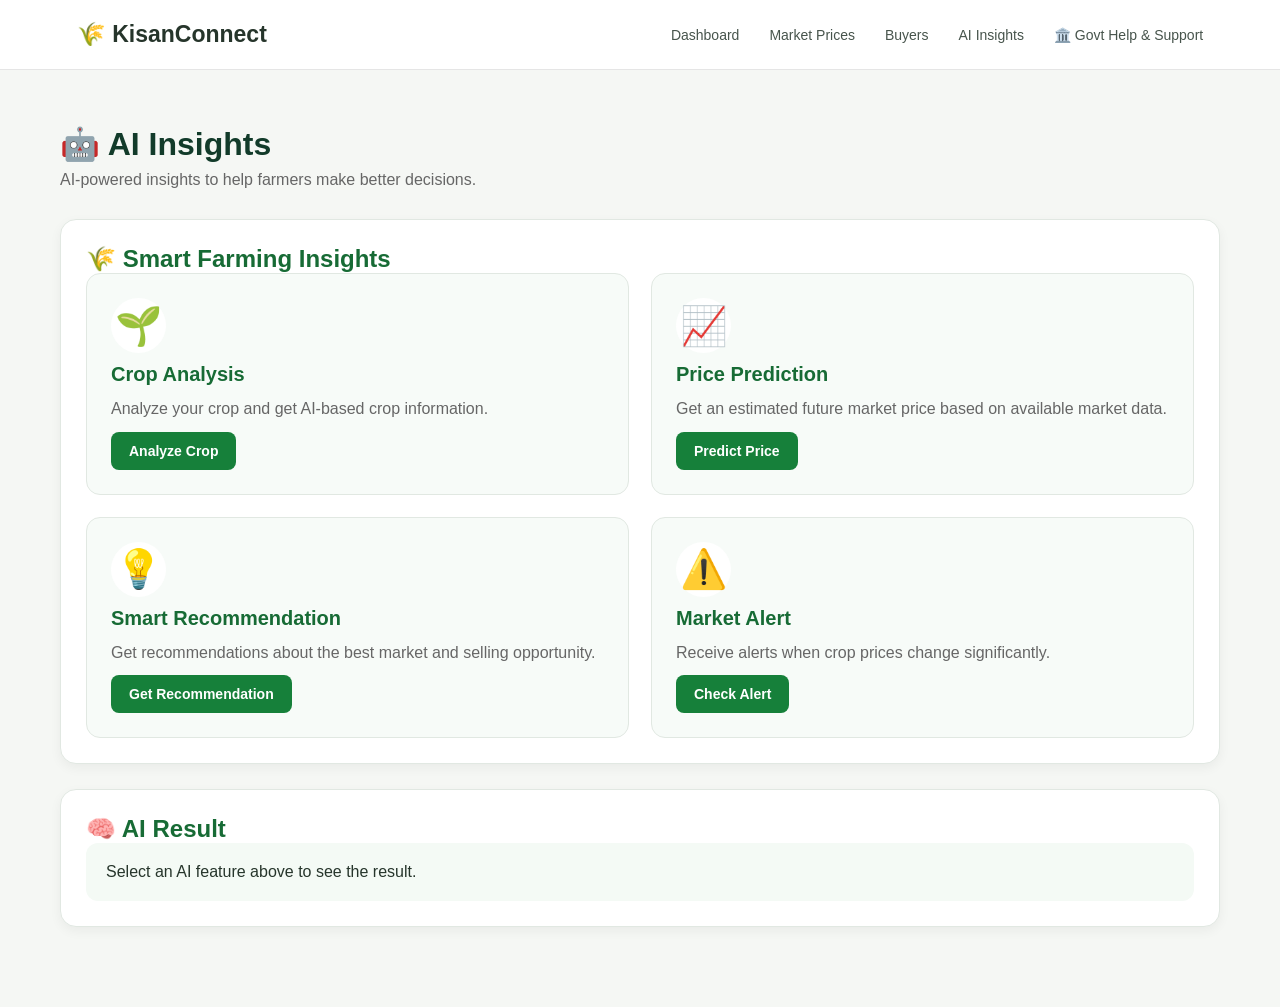
<file: ai-insights.html>
<!DOCTYPE html>
<html lang="en">

<head>
    <meta charset="UTF-8">
    <meta name="viewport" content="width=device-width, initial-scale=1.0">

    <title>AI Insights - KisanConnect</title>

    <link rel="stylesheet" href="style.css">
</head>

<body>

    <!-- Navigation -->
    <nav class="navbar">

        <div class="logo">
            🌾 KisanConnect
        </div>

        <div class="nav-links">

            <a href="index.html">Dashboard</a>

            <a href="market-prices.html">
                Market Prices
            </a>

            <a href="buyers.html">
                Buyers
            </a>

            <a href="ai-insights.html">
                AI Insights
            </a>

            <a href="govt-help.html">
                🏛️ Govt Help & Support
            </a>

        </div>

    </nav>


    <!-- AI Insights -->

    <main class="ai-page">

        <h1>🤖 AI Insights</h1>

        <p class="page-subtitle">
            AI-powered insights to help farmers make better decisions.
        </p>


        <!-- AI Overview -->

        <section class="ai-overview">

            <h2>🌾 Smart Farming Insights</h2>

            <div class="ai-cards">

                <div class="ai-card">

                    <div class="ai-icon">
                        🌱
                    </div>

                    <h3>Crop Analysis</h3>

                    <p>
                        Analyze your crop and get AI-based
                        crop information.
                    </p>

                    <button onclick="runCropAnalysis()">
                        Analyze Crop
                    </button>

                </div>


                <div class="ai-card">

                    <div class="ai-icon">
                        📈
                    </div>

                    <h3>Price Prediction</h3>

                    <p>
                        Get an estimated future market price
                        based on available market data.
                    </p>

                    <button onclick="predictPrice()">
                        Predict Price
                    </button>

                </div>


                <div class="ai-card">

                    <div class="ai-icon">
                        💡
                    </div>

                    <h3>Smart Recommendation</h3>

                    <p>
                        Get recommendations about the
                        best market and selling opportunity.
                    </p>

                    <button onclick="smartRecommendation()">
                        Get Recommendation
                    </button>

                </div>


                <div class="ai-card">

                    <div class="ai-icon">
                        ⚠️
                    </div>

                    <h3>Market Alert</h3>

                    <p>
                        Receive alerts when crop prices
                        change significantly.
                    </p>

                    <button onclick="marketAlert()">
                        Check Alert
                    </button>

                </div>

            </div>

        </section>


        <!-- AI Result -->

        <section class="ai-result">

            <h2>🧠 AI Result</h2>

            <div id="aiResult">

                <p>
                    Select an AI feature above to see the result.
                </p>

            </div>

        </section>


    </main>


    <!-- AI JavaScript -->

    <script>

        function runCropAnalysis() {

            document.getElementById("aiResult").innerHTML = `
                <h3>🌱 Crop Analysis</h3>

                <p>
                    Detected Crop:
                    <strong>Tomato</strong>
                </p>

                <p>
                    Crop Condition:
                    <strong>Healthy</strong>
                </p>

                <p>
                    AI Confidence:
                    <strong>92%</strong>
                </p>
            `;
        }


        function predictPrice() {

            document.getElementById("aiResult").innerHTML = `
                <h3>📈 Price Prediction</h3>

                <p>
                    Current Price:
                    <strong>₹30/kg</strong>
                </p>

                <p>
                    Predicted Price:
                    <strong>₹34/kg</strong>
                </p>

                <p>
                    Expected Trend:
                    <strong>📈 Increasing</strong>
                </p>
            `;
        }


        function smartRecommendation() {

            document.getElementById("aiResult").innerHTML = `
                <h3>💡 Smart Recommendation</h3>

                <p>
                    AI Recommendation:
                    <strong>Wait 2–3 days before selling.</strong>
                </p>

                <p>
                    Suggested Market:
                    <strong>English Bazar Mandi</strong>
                </p>

                <p>
                    Reason:
                    Better expected selling price.
                </p>
            `;
        }


        function marketAlert() {

            document.getElementById("aiResult").innerHTML = `
                <h3>⚠️ Market Alert</h3>

                <p>
                    Tomato prices are showing an
                    upward trend.
                </p>

                <p>
                    Consider comparing nearby markets
                    before selling.
                </p>
            `;
        }

    </script>

</body>

</html>
</file>
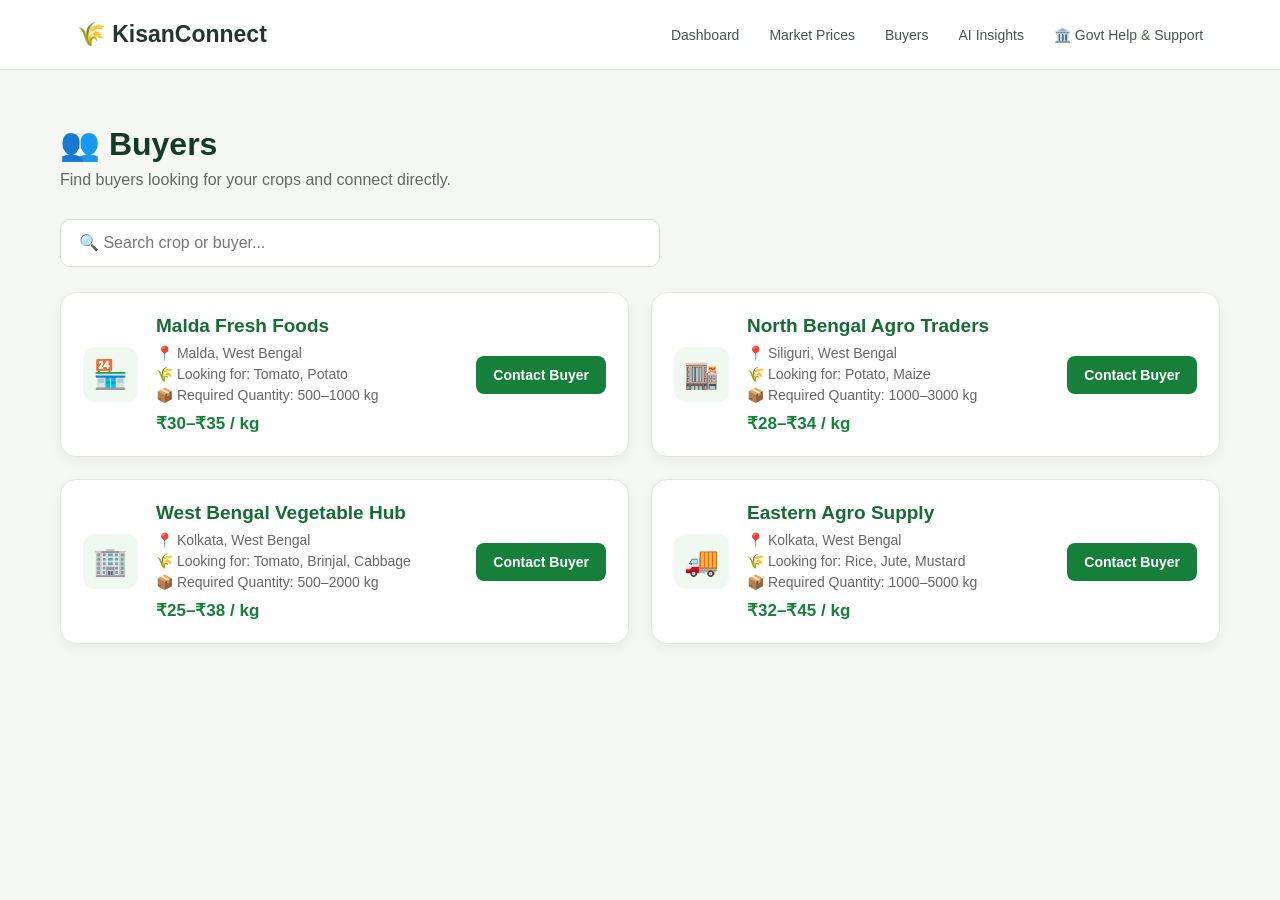
<file: buyers.html>
<!DOCTYPE html>
<html lang="en">

<head>
    <meta charset="UTF-8">
    <meta name="viewport" content="width=device-width, initial-scale=1.0">

    <title>Buyers - KisanConnect</title>

    <link rel="stylesheet" href="style.css">
</head>

<body>

    <!-- Navigation -->
    <nav class="navbar">

        <div class="logo">
            🌾 KisanConnect
        </div>

        <div class="nav-links">
            <a href="index.html">Dashboard</a>
            <a href="market-prices.html">Market Prices</a>
            <a href="buyers.html">Buyers</a>
            <a href="#">AI Insights</a>
            <a href="govt-help.html">🏛️ Govt Help & Support</a>
        </div>

    </nav>


    <!-- Buyers Page -->
    <main class="buyers-page">

        <h1>👥 Buyers</h1>

        <p class="page-subtitle">
            Find buyers looking for your crops and connect directly.
        </p>


        <!-- Search -->
        <section class="buyer-search">

            <input
                type="text"
                id="buyerSearch"
                placeholder="🔍 Search crop or buyer..."
                onkeyup="searchBuyers()"
            >

        </section>


        <!-- Buyer Cards -->
        <section class="buyers-container" id="buyersContainer">


            <!-- Buyer 1 -->
            <div class="buyer-card">

                <div class="buyer-icon">🏪</div>

                <div class="buyer-info">

                    <h2>Malda Fresh Foods</h2>

                    <p>
                        📍 Malda, West Bengal
                    </p>

                    <p>
                        🌾 Looking for: Tomato, Potato
                    </p>

                    <p>
                        📦 Required Quantity: 500–1000 kg
                    </p>

                    <strong>
                        ₹30–₹35 / kg
                    </strong>

                </div>

                <button
                    class="contact-buyer-btn"
                    onclick="contactBuyer('Malda Fresh Foods')">

                    Contact Buyer

                </button>

            </div>


            <!-- Buyer 2 -->
            <div class="buyer-card">

                <div class="buyer-icon">🏬</div>

                <div class="buyer-info">

                    <h2>North Bengal Agro Traders</h2>

                    <p>
                        📍 Siliguri, West Bengal
                    </p>

                    <p>
                        🌾 Looking for: Potato, Maize
                    </p>

                    <p>
                        📦 Required Quantity: 1000–3000 kg
                    </p>

                    <strong>
                        ₹28–₹34 / kg
                    </strong>

                </div>

                <button
                    class="contact-buyer-btn"
                    onclick="contactBuyer('North Bengal Agro Traders')">

                    Contact Buyer

                </button>

            </div>


            <!-- Buyer 3 -->
            <div class="buyer-card">

                <div class="buyer-icon">🏢</div>

                <div class="buyer-info">

                    <h2>West Bengal Vegetable Hub</h2>

                    <p>
                        📍 Kolkata, West Bengal
                    </p>

                    <p>
                        🌾 Looking for: Tomato, Brinjal, Cabbage
                    </p>

                    <p>
                        📦 Required Quantity: 500–2000 kg
                    </p>

                    <strong>
                        ₹25–₹38 / kg
                    </strong>

                </div>

                <button
                    class="contact-buyer-btn"
                    onclick="contactBuyer('West Bengal Vegetable Hub')">

                    Contact Buyer

                </button>

            </div>


            <!-- Buyer 4 -->
            <div class="buyer-card">

                <div class="buyer-icon">🚚</div>

                <div class="buyer-info">

                    <h2>Eastern Agro Supply</h2>

                    <p>
                        📍 Kolkata, West Bengal
                    </p>

                    <p>
                        🌾 Looking for: Rice, Jute, Mustard
                    </p>

                    <p>
                        📦 Required Quantity: 1000–5000 kg
                    </p>

                    <strong>
                        ₹32–₹45 / kg
                    </strong>

                </div>

                <button
                    class="contact-buyer-btn"
                    onclick="contactBuyer('Eastern Agro Supply')">

                    Contact Buyer

                </button>

            </div>

        </section>

    </main>


    <script>

        function contactBuyer(buyerName) {

            alert(
                "Contact request sent to " +
                buyerName +
                ". The buyer will contact you soon."
            );

        }


        function searchBuyers() {

            const search =
                document.getElementById("buyerSearch")
                .value
                .toLowerCase();

            const cards =
                document.querySelectorAll(".buyer-card");


            cards.forEach(function(card) {

                const text =
                    card.textContent.toLowerCase();

                if (text.includes(search)) {

                    card.style.display = "flex";

                } else {

                    card.style.display = "none";

                }

            });

        }

    </script>

</body>

</html>
</file>
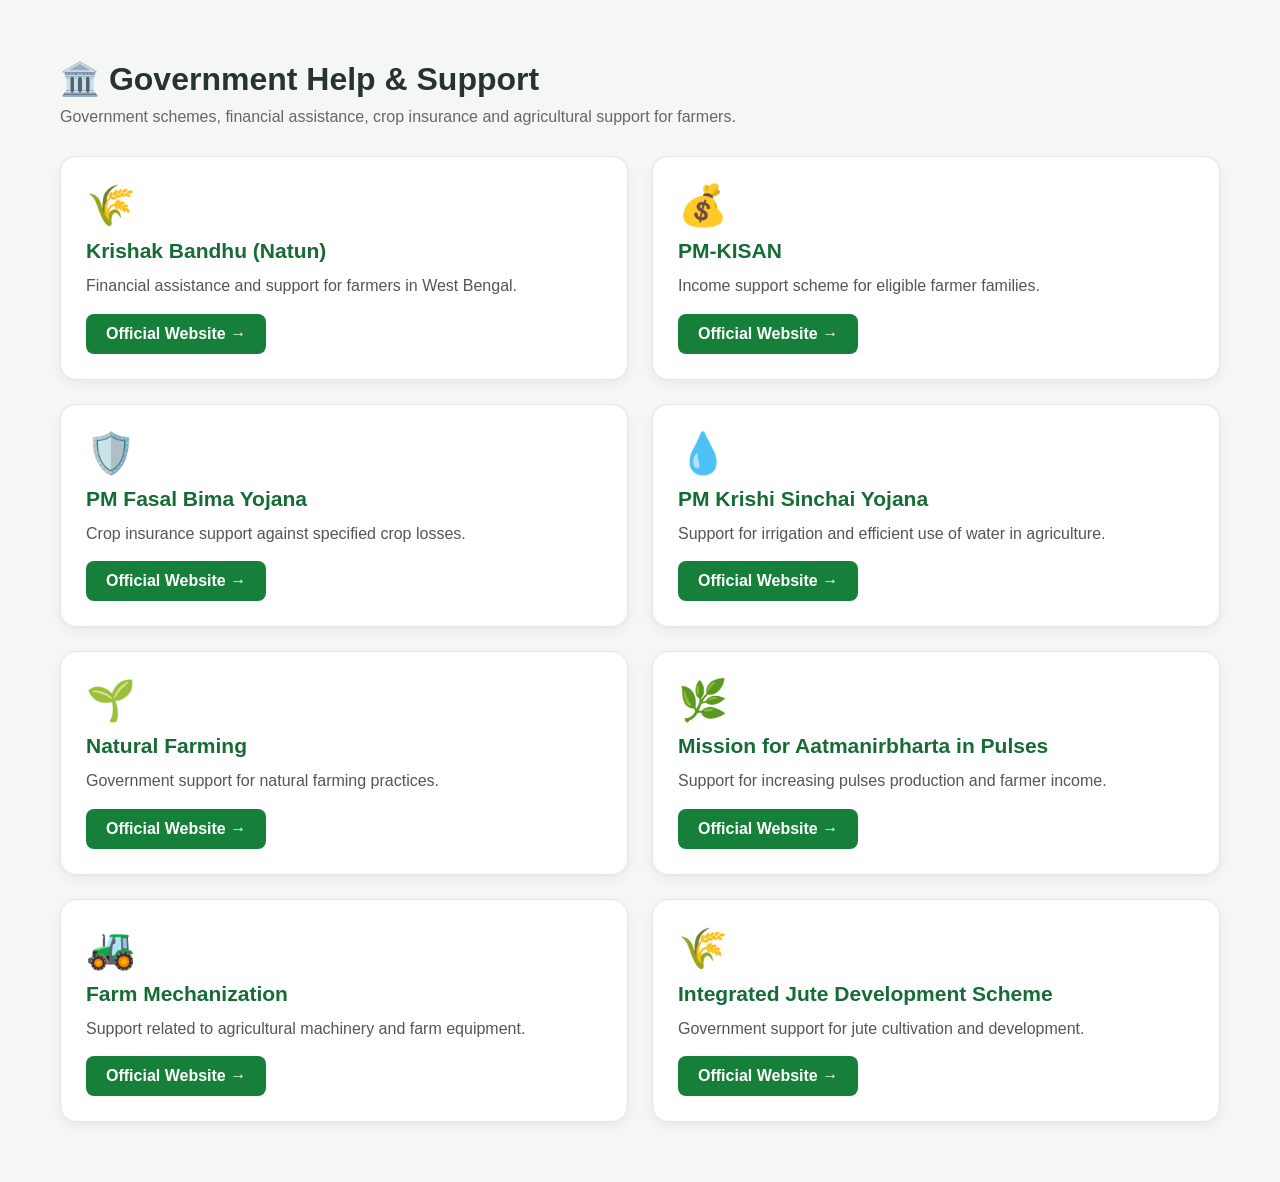
<file: govt-help.html>
<!DOCTYPE html>
<html lang="en">
<head>
    <meta charset="UTF-8">
    <meta name="viewport" content="width=device-width, initial-scale=1.0">

    <title>Govt Help & Support - KisanConnect</title>

    <link rel="stylesheet" href="style.css">
</head>

<body>

    <div class="govt-help-page">

        <h1>🏛️ Government Help & Support</h1>

        <p>
            Government schemes, financial assistance,
            crop insurance and agricultural support for farmers.
        </p>
        <div class="schemes-container">

    <!-- 1. Krishak Bandhu -->
    <div class="scheme-card">
        <div class="scheme-icon">🌾</div>
        <h2>Krishak Bandhu (Natun)</h2>
        <p>Financial assistance and support for farmers in West Bengal.</p>
        <a href="https://agriculture.wb.gov.in/krishak-bandhu-natun-"
           target="_blank"
           class="scheme-btn">
            Official Website →
        </a>
    </div>

    <!-- 2. PM-KISAN -->
    <div class="scheme-card">
        <div class="scheme-icon">💰</div>
        <h2>PM-KISAN</h2>
        <p>Income support scheme for eligible farmer families.</p>
        <a href="https://pmkisan.gov.in/"
           target="_blank"
           class="scheme-btn">
            Official Website →
        </a>
    </div>

    <!-- 3. PM Fasal Bima Yojana -->
    <div class="scheme-card">
        <div class="scheme-icon">🛡️</div>
        <h2>PM Fasal Bima Yojana</h2>
        <p>Crop insurance support against specified crop losses.</p>
        <a href="https://pmfby.gov.in/"
           target="_blank"
           class="scheme-btn">
            Official Website →
        </a>
    </div>

    <!-- 4. PM Krishi Sinchai Yojana -->
    <div class="scheme-card">
        <div class="scheme-icon">💧</div>
        <h2>PM Krishi Sinchai Yojana</h2>
        <p>Support for irrigation and efficient use of water in agriculture.</p>
        <a href="https://pmksy.gov.in/"
           target="_blank"
           class="scheme-btn">
            Official Website →
        </a>
    </div>

    <!-- 5. Natural Farming -->
    <div class="scheme-card">
        <div class="scheme-icon">🌱</div>
        <h2>Natural Farming</h2>
        <p>Government support for natural farming practices.</p>
        <a href="https://agriculture.wb.gov.in/central-scheme"
           target="_blank"
           class="scheme-btn">
            Official Website →
        </a>
    </div>

    <!-- 6. Pulses Mission -->
    <div class="scheme-card">
        <div class="scheme-icon">🌿</div>
        <h2>Mission for Aatmanirbharta in Pulses</h2>
        <p>Support for increasing pulses production and farmer income.</p>
        <a href="https://agriculture.wb.gov.in/mission-for-aatmanirbharta-in-pulses"
           target="_blank"
           class="scheme-btn">
            Official Website →
        </a>
    </div>

    <!-- 7. Farm Mechanization -->
    <div class="scheme-card">
        <div class="scheme-icon">🚜</div>
        <h2>Farm Mechanization</h2>
        <p>Support related to agricultural machinery and farm equipment.</p>
        <a href="https://agriculture.wb.gov.in/"
           target="_blank"
           class="scheme-btn">
            Official Website →
        </a>
    </div>

    <!-- 8. Integrated Jute Development -->
    <div class="scheme-card">
        <div class="scheme-icon">🌾</div>
        <h2>Integrated Jute Development Scheme</h2>
        <p>Government support for jute cultivation and development.</p>
        <a href="https://agriculture.wb.gov.in/state-development-scheme"
           target="_blank"
           class="scheme-btn">
            Official Website →
        </a>
    </div>

</div>

    </div>

</body>
</html>
</file>
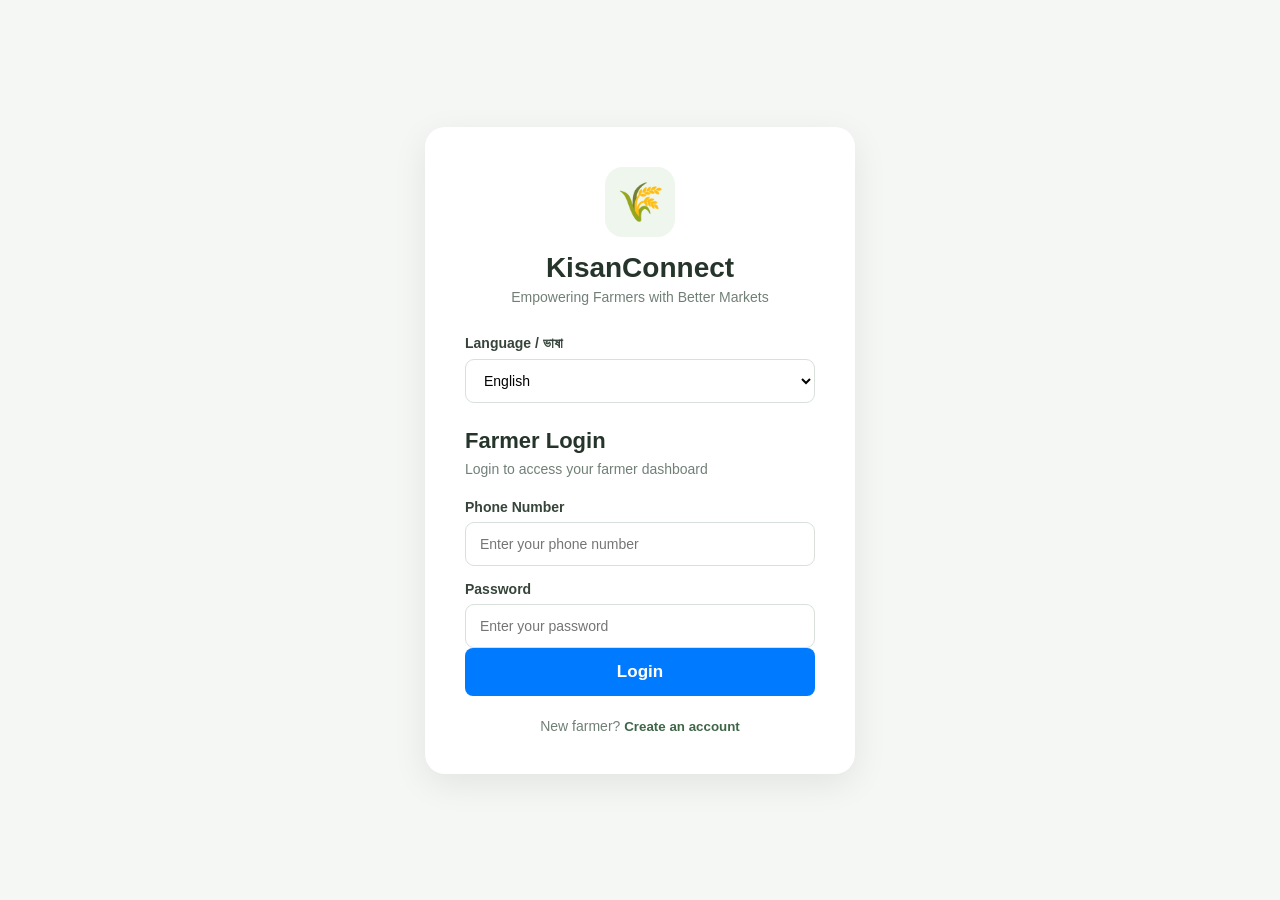
<file: login.html>
<!DOCTYPE html>
<html lang="en">

<head>

    <meta charset="UTF-8">

    <meta name="viewport"
          content="width=device-width, initial-scale=1.0">

    <title>KisanConnect - Farmer Login</title>

    <link rel="stylesheet" href="style.css">

</head>

<body>

    <div class="auth-container">

        <div class="auth-card">

            <div class="auth-logo">
                🌾
            </div>

            <h1>KisanConnect</h1>

            <p class="auth-subtitle">
                Empowering Farmers with Better Markets
            </p>
            <!-- Language Selector -->

<div class="language-selector">

    <label for="languageSelect">
        Language / ভাষা
    </label>

    <select id="languageSelect" onchange="changeLanguage()">

        <option value="en">
            English
        </option>

        <option value="bn">
            বাংলা
        </option>

    </select>

</div>


            <!-- Login Form -->

            <div id="loginForm">

                <h2>Farmer Login</h2>

                <p>
                    Login to access your farmer dashboard
                </p>

                <label for="phone">Phone Number</label>

                <input
                    type="tel"
                    id="loginphone"
                    placeholder="Enter your phone number"
                    maxlength="10"
                    pattern="[0-9]{10}"
                    required
                >


                <label for="loginPassword">
                    Password
                </label>

                <input
                    type="password"
                    id="loginPassword"
                    placeholder="Enter your password"
                >
                <button type="button" onclick="loginFarmer()">
                 Login
                </button>

                


                <p class="auth-switch">

                    New farmer?

                    <button
                        onclick="showRegister()"
                        class="link-btn"
                    >
                        Create an account
                    </button>

                </p>

            </div>


            <!-- Register Form -->

            <div id="registerForm"
                 style="display: none;">

                <h2>Create Farmer Account</h2>

                <p>
                    Register to start using KisanConnect
                </p>


                <label for="registerName">
                    Farmer Name
                </label>

                <input
                    type="text"
                    id="registerName"
                    placeholder="Enter your name"
                >


                <label for="registerphone">
                    Phone Number
                </label>

                <input
                    type="tel"
                    id="registerPhone"
                    placeholder="Enter your phone number"
                >


                <label for="registerPassword">
                    Password
                </label>

                <input
                    type="password"
                    id="registerPassword"
                    placeholder="Create a password"
                >


                <label for="registerLocation">
                    Location
                </label>

                <input
                    type="text"
                    id="registerLocation"
                    placeholder="Enter your location"
                >


                <button
                    class="auth-btn"
                    onclick="registerFarmer()"
                >
                    Register
                </button>


                <p class="auth-switch">

                    Already registered?

                    <button
                        onclick="showLogin()"
                        class="link-btn"
                    >
                        Login
                    </button>

                </p>

            </div>

        </div>

    </div>


    <script src="script.js"></script>

</body>

</html>
</file>
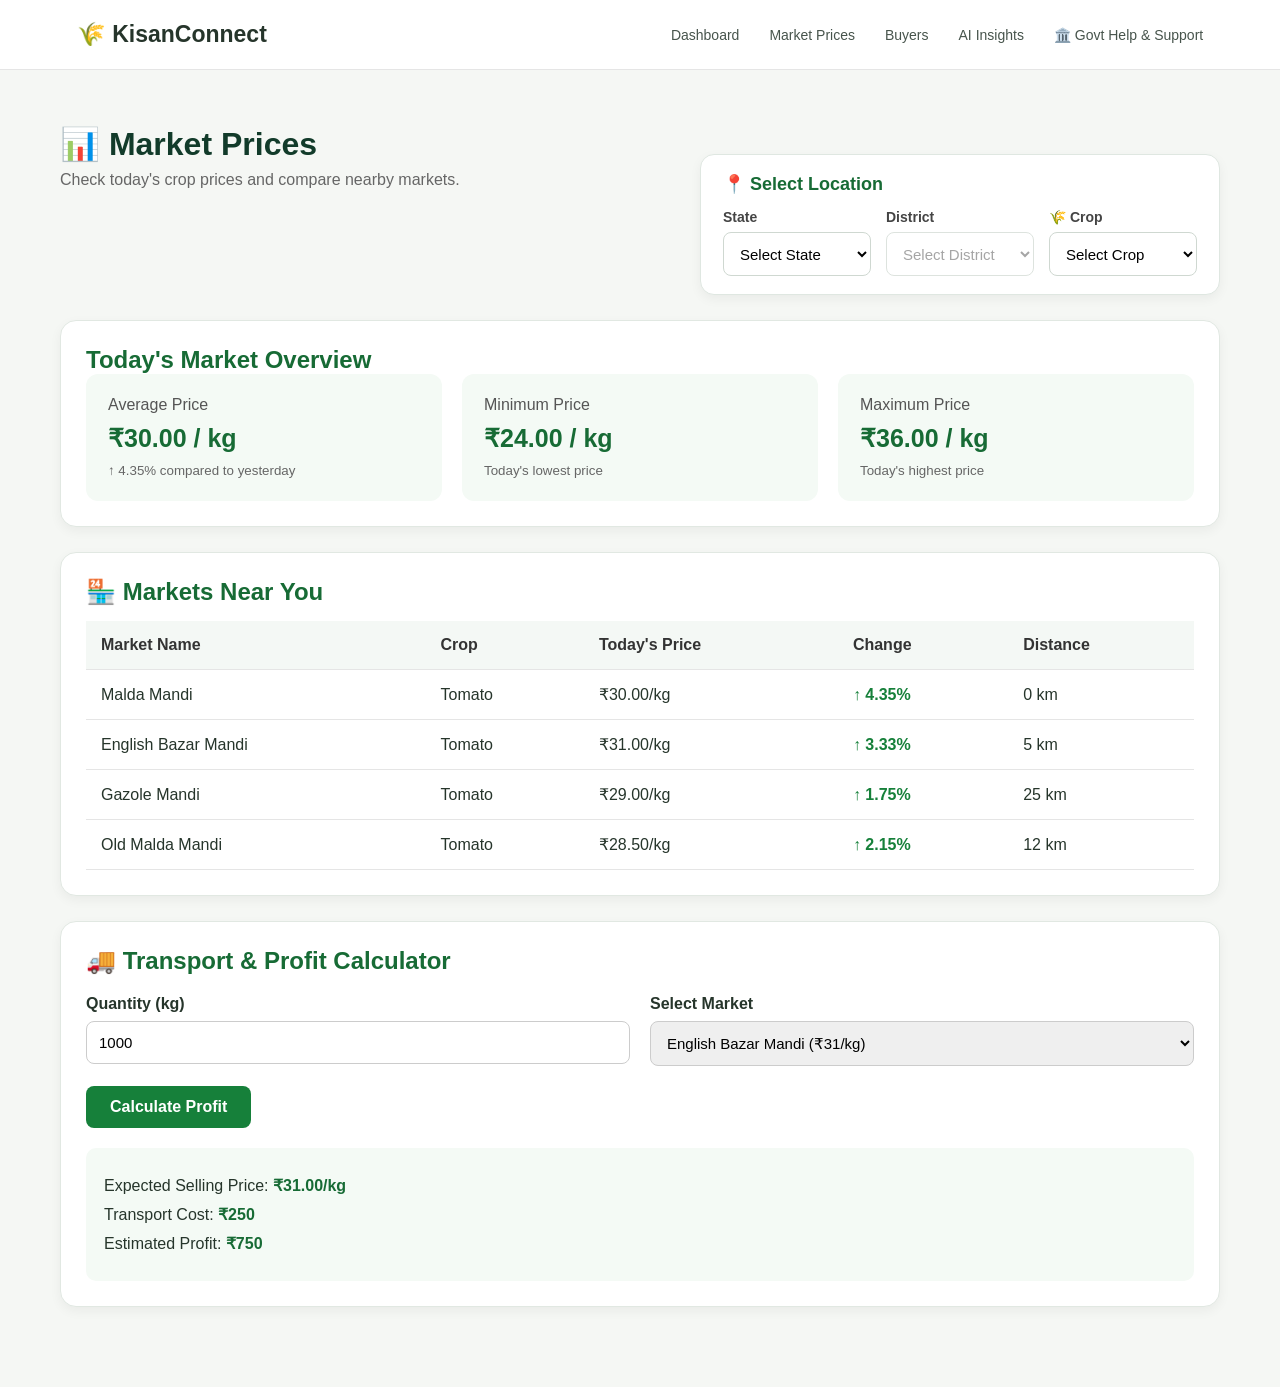
<file: market-prices.html>
<!DOCTYPE html>
<html lang="en">

<head>
    <meta charset="UTF-8">
    <meta name="viewport" content="width=device-width, initial-scale=1.0">

    <title>Market Prices - KisanConnect</title>

    <link rel="stylesheet" href="style.css">
</head>

<body>

    <!-- ==================== NAVIGATION BAR ==================== -->
    <nav class="navbar">

        <div class="logo">
            🌾 KisanConnect
        </div>

        <div class="nav-links">
            <a href="index.html">Dashboard</a>
            <a href="market-prices.html">Market Prices</a>
            <a href="#">Buyers</a>
            <a href="#">AI Insights</a>
            <a href="govt-help.html">🏛️ Govt Help & Support</a>
        </div>

    </nav>


    <!-- ==================== MARKET PAGE ==================== -->
    <main class="market-page">

        <h1>📊 Market Prices</h1>

        <p class="page-subtitle">
            Check today's crop prices and compare nearby markets.
        </p>


        <!-- ==================== LOCATION SELECTION ==================== -->
<section class="location-selector">

    <h2>📍 Select Location</h2>

    <div class="location-inputs">

        <!-- STATE -->
        <div class="location-field">

            <label for="marketState">
                State
            </label>

            <select id="marketState">

                <option value="">
                    Select State
                </option>

                <option value="west-bengal">
                    West Bengal
                </option>

                <option value="bihar">
                    Bihar
                </option>

                <option value="jharkhand">
                    Jharkhand
                </option>

                <option value="odisha">
                    Odisha
                </option>

                <option value="maharashtra">
                    Maharashtra
                </option>

            </select>

        </div>


        <!-- DISTRICT -->
        <div class="location-field">

            <label for="marketDistrict">
                District
            </label>

            <select id="marketDistrict" disabled>

                <option value="">
                    Select District
                </option>

            </select>

        </div>


        <!-- CROP -->
        <div class="location-field">

            <label for="marketCrop">
                🌾 Crop
            </label>

            <select id="marketCrop">

                <option value="">
                    Select Crop
                </option>

            </select>

        </div>

    </div>

</section>


        <!-- ==================== TODAY'S OVERVIEW ==================== -->
        <section class="market-overview">

            <h2>Today's Market Overview</h2>

            <div class="price-cards">

                <div class="price-card">

                    <span>
                        Average Price
                    </span>

                    <strong id="averagePrice">
                        ₹30.00 / kg
                    </strong>

                    <small>
                        ↑ 4.35% compared to yesterday
                    </small>

                </div>


                <div class="price-card">

                    <span>
                        Minimum Price
                    </span>

                    <strong id="minimumPrice">
                        ₹24.00 / kg
                    </strong>

                    <small>
                        Today's lowest price
                    </small>

                </div>


                <div class="price-card">

                    <span>
                        Maximum Price
                    </span>

                    <strong id="maximumPrice">
                        ₹36.00 / kg
                    </strong>

                    <small>
                        Today's highest price
                    </small>

                </div>

            </div>

        </section>


        <!-- ==================== MARKET TABLE ==================== -->
        <section class="market-list">

            <h2 id="marketTitle">
                🏪 Markets Near You
            </h2>

            <table>

                <thead>

                    <tr>
                        <th>Market Name</th>
                        <th>Crop</th>
                        <th>Today's Price</th>
                        <th>Change</th>
                        <th>Distance</th>
                    </tr>

                </thead>


                <tbody id="marketTableBody">

                    <tr>
                        <td>Malda Mandi</td>
                        <td>Tomato</td>
                        <td>₹30.00/kg</td>
                        <td class="positive">↑ 4.35%</td>
                        <td>0 km</td>
                    </tr>

                    <tr>
                        <td>English Bazar Mandi</td>
                        <td>Tomato</td>
                        <td>₹31.00/kg</td>
                        <td class="positive">↑ 3.33%</td>
                        <td>5 km</td>
                    </tr>

                    <tr>
                        <td>Gazole Mandi</td>
                        <td>Tomato</td>
                        <td>₹29.00/kg</td>
                        <td class="positive">↑ 1.75%</td>
                        <td>25 km</td>
                    </tr>

                    <tr>
                        <td>Old Malda Mandi</td>
                        <td>Tomato</td>
                        <td>₹28.50/kg</td>
                        <td class="positive">↑ 2.15%</td>
                        <td>12 km</td>
                    </tr>

                </tbody>

            </table>

        </section>


        <!-- ==================== TRANSPORT & PROFIT CALCULATOR ==================== -->
        <section class="profit-calculator">

            <h2>
                🚚 Transport & Profit Calculator
            </h2>

            <div class="calculator-grid">

                <!-- QUANTITY -->
                <div>

                    <label for="quantity">
                        Quantity (kg)
                    </label>

                    <input
                        type="number"
                        id="quantity"
                        value="1000"
                        min="1"
                    >

                </div>


                <!-- MARKET -->
                <div>

                    <label for="marketPrice">
                        Select Market
                    </label>

                    <select id="marketPrice">

                        <option value="31">
                            English Bazar Mandi (₹31/kg)
                        </option>

                        <option value="30">
                            Malda Mandi (₹30/kg)
                        </option>

                        <option value="29">
                            Gazole Mandi (₹29/kg)
                        </option>

                        <option value="28.5">
                            Old Malda Mandi (₹28.50/kg)
                        </option>

                    </select>

                </div>

            </div>


            <button
                class="calculate-btn"
                id="calculateButton">

                Calculate Profit

            </button>


            <div class="profit-result">

                <p>
                    Expected Selling Price:
                    <strong id="sellingPrice">
                        ₹31.00/kg
                    </strong>
                </p>

                <p>
                    Transport Cost:
                    <strong id="transportCost">
                        ₹250
                    </strong>
                </p>

                <p>
                    Estimated Profit:
                    <strong id="estimatedProfit">
                        ₹750
                    </strong>
                </p>

            </div>

        </section>

    </main>


    <!-- ==================== JAVASCRIPT ==================== -->

    <script>

        // ==========================================
        // STATE → DISTRICT DATA
        // ==========================================

        const districtData = {

            "west-bengal": [
                "Alipurduar",
                "Bankura",
                "Paschim Bardhaman",
                "Purba Bardhaman",
                "Birbhum",
                "Cooch Behar",
                "Dakshin Dinajpur",
                "Darjeeling",
                "Hooghly",
                "Howrah",
                "Jalpaiguri",
                "Jhargram",
                "Kalimpong",
                "Kolkata",
                "Maldah",
                "Murshidabad",
                "Nadia",
                "North 24 Parganas",
                "South 24 Parganas",
                "Paschim Medinipur",
                "Purba Medinipur",
                "Purulia",
                "Uttar Dinajpur"
            ],

            "bihar": [
                "Araria",
                "Arwal",
                "Aurangabad",
                "Banka",
                "Begusarai",
                "Bhagalpur",
                "Bhojpur",
                "Buxar",
                "Darbhanga",
                "East Champaran",
                "Gaya",
                "Gopalganj",
                "Jamui",
                "Jehanabad",
                "Kaimur",
                "Katihar",
                "Khagaria",
                "Kishanganj",
                "Lakhisarai",
                "Madhepura",
                "Madhubani",
                "Munger",
                "Muzaffarpur",
                "Nalanda",
                "Nawada",
                "Patna",
                "Purnia",
                "Rohtas",
                "Saharsa",
                "Samastipur",
                "Saran",
                "Sheikhpura",
                "Sheohar",
                "Sitamarhi",
                "Siwan",
                "Supaul",
                "Vaishali",
                "West Champaran"
            ],

            "jharkhand": [
                "Bokaro",
                "Chatra",
                "Deoghar",
                "Dhanbad",
                "Dumka",
                "East Singhbhum",
                "Garhwa",
                "Giridih",
                "Godda",
                "Gumla",
                "Hazaribagh",
                "Jamtara",
                "Khunti",
                "Koderma",
                "Latehar",
                "Lohardaga",
                "Pakur",
                "Palamu",
                "Ramgarh",
                "Ranchi",
                "Sahebganj",
                "Seraikela Kharsawan",
                "Simdega",
                "West Singhbhum"
            ],

            "odisha": [
                "Angul",
                "Balangir",
                "Balasore",
                "Bargarh",
                "Bhadrak",
                "Boudh",
                "Cuttack",
                "Deogarh",
                "Dhenkanal",
                "Gajapati",
                "Ganjam",
                "Jagatsinghpur",
                "Jajpur",
                "Jharsuguda",
                "Kalahandi",
                "Kandhamal",
                "Kendrapara",
                "Kendujhar",
                "Khordha",
                "Koraput",
                "Malkangiri",
                "Mayurbhanj",
                "Nabarangpur",
                "Nayagarh",
                "Nuapada",
                "Puri",
                "Rayagada",
                "Sambalpur",
                "Subarnapur",
                "Sundargarh"
            ],

           "maharashtra": [
                "Ahmednagar",
                "Akola",
                "Amravati",
                "Aurangabad",
                "Beed",
                "Bhandara",
                "Buldhana",
                "Chandrapur",
                "Dhule",
                "Gadchiroli",
                "Gondia",
                "Hingoli",
                "Jalgaon",
                "Jalna",
                "Kolhapur",
                "Latur",
                "Mumbai City",
                "Mumbai Suburban",
                "Nagpur",
                "Nanded",
                "Nandurbar",
                "Nashik",
                "Osmanabad",
                "Palghar",
                "Parbhani",
                "Pune",
                "Raigad",
                "Ratnagiri",
                "Sangli",
                "Satara",
                "Sindhudurg",
                "Solapur",
                "Thane",
                "Wardha",
                "Washim",
                "Yavatmal"
            ]

        };


        // ==========================================
        // MARKET DATA
        // ==========================================
const marketData = {

    // =====================================================
    // WEST BENGAL
    // =====================================================

    "Alipurduar": [
        ["Falakata Krishak Bazar", "Potato", "₹30.00/kg", "↑ 3.20%", "0 km"],
        ["Madarihat-Birpara Krishak Bazar", "Potato", "₹29.00/kg", "↑ 2.40%", "25 km"],
        ["Alipurduar-I Krishak Bazar", "Rice", "₹34.00/kg", "↑ 2.10%", "18 km"],
        ["Kumargram Krishak Bazar", "Rice", "₹33.00/kg", "↑ 1.80%", "42 km"],
        ["Falakata Krishak Bazar", "Maize", "₹22.00/kg", "↑ 2.50%", "0 km"],
        ["Kumargram Krishak Bazar", "Jute", "₹52.00/kg", "↑ 2.80%", "42 km"]
    ],

    "Bankura": [
        ["Bankura Krishak Bazar", "Rice", "₹34.00/kg", "↑ 2.10%", "0 km"],
        ["Bishnupur Krishak Bazar", "Rice", "₹33.00/kg", "↑ 1.60%", "38 km"],
        ["Simlapal Sub Market Yard", "Rice", "₹35.00/kg", "↑ 2.40%", "52 km"],

        ["Bankura Krishak Bazar", "Potato", "₹29.00/kg", "↑ 3.20%", "0 km"],
        ["Bishnupur Krishak Bazar", "Potato", "₹30.00/kg", "↑ 2.50%", "38 km"],
        ["Simlapal Sub Market Yard", "Potato", "₹28.00/kg", "↑ 1.80%", "52 km"],

        ["Bankura Krishak Bazar", "Mustard", "₹58.00/kg", "↑ 3.40%", "0 km"],
        ["Bishnupur Krishak Bazar", "Mustard", "₹57.00/kg", "↑ 2.20%", "38 km"],
        ["Simlapal Sub Market Yard", "Mustard", "₹59.00/kg", "↑ 2.90%", "52 km"],

        ["Bankura Krishak Bazar", "Maize", "₹23.00/kg", "↑ 2.60%", "0 km"],
        ["Bishnupur Krishak Bazar", "Maize", "₹22.00/kg", "↑ 2.10%", "38 km"]
    ],

    "Paschim Bardhaman": [
        ["Durgapur Krishak Bazar", "Rice", "₹35.00/kg", "↑ 2.10%", "0 km"],
        ["Asansol Market Yard", "Rice", "₹34.00/kg", "↑ 1.80%", "32 km"],
        ["Durgapur Krishak Bazar", "Potato", "₹30.00/kg", "↑ 2.80%", "0 km"],
        ["Asansol Market Yard", "Potato", "₹29.00/kg", "↑ 2.20%", "32 km"],
        ["Durgapur Krishak Bazar", "Maize", "₹23.00/kg", "↑ 2.50%", "0 km"],
        ["Asansol Market Yard", "Mustard", "₹57.00/kg", "↑ 2.70%", "32 km"]
    ],

    "Purba Bardhaman": [
        ["Burdwan Market Yard", "Rice", "₹36.00/kg", "↑ 2.60%", "0 km"],
        ["Kalna Market Yard", "Rice", "₹35.00/kg", "↑ 2.10%", "45 km"],
        ["Katwa Market Yard", "Rice", "₹34.00/kg", "↑ 1.90%", "55 km"],
        ["Burdwan Market Yard", "Potato", "₹30.00/kg", "↑ 3.20%", "0 km"],
        ["Kalna Market Yard", "Potato", "₹29.00/kg", "↑ 2.40%", "45 km"],
        ["Katwa Market Yard", "Onion", "₹32.00/kg", "↑ 2.70%", "55 km"],
        ["Burdwan Market Yard", "Jute", "₹51.00/kg", "↑ 2.30%", "0 km"]
    ],

    "Birbhum": [
        ["Suri Krishak Bazar", "Rice", "₹35.00/kg", "↑ 2.20%", "0 km"],
        ["Bolpur Market Yard", "Rice", "₹34.00/kg", "↑ 1.90%", "42 km"],
        ["Rampurhat Market Yard", "Rice", "₹35.00/kg", "↑ 2.40%", "50 km"],
        ["Suri Krishak Bazar", "Potato", "₹29.00/kg", "↑ 2.80%", "0 km"],
        ["Bolpur Market Yard", "Mustard", "₹59.00/kg", "↑ 3.10%", "42 km"],
        ["Rampurhat Market Yard", "Maize", "₹23.00/kg", "↑ 2.50%", "50 km"]
    ],

    "Cooch Behar": [
        ["Cooch Behar Market Yard", "Rice", "₹34.00/kg", "↑ 2.10%", "0 km"],
        ["Dinhata Krishak Bazar", "Rice", "₹33.00/kg", "↑ 1.80%", "28 km"],
        ["Cooch Behar Market Yard", "Potato", "₹30.00/kg", "↑ 3.30%", "0 km"],
        ["Dinhata Krishak Bazar", "Potato", "₹29.00/kg", "↑ 2.40%", "28 km"],
        ["Cooch Behar Market Yard", "Jute", "₹53.00/kg", "↑ 2.70%", "0 km"],
        ["Dinhata Krishak Bazar", "Pineapple", "₹28.00/kg", "↑ 2.20%", "28 km"]
    ],

    "Dakshin Dinajpur": [
        ["Balurghat Market Yard", "Rice", "₹34.00/kg", "↑ 2.10%", "0 km"],
        ["Gangarampur Market", "Rice", "₹33.00/kg", "↑ 1.70%", "30 km"],
        ["Balurghat Market Yard", "Potato", "₹29.00/kg", "↑ 2.90%", "0 km"],
        ["Gangarampur Market", "Potato", "₹28.00/kg", "↑ 2.40%", "30 km"],
        ["Balurghat Market Yard", "Jute", "₹51.00/kg", "↑ 2.60%", "0 km"],
        ["Gangarampur Market", "Maize", "₹23.00/kg", "↑ 2.30%", "30 km"]
    ],

    "Darjeeling": [
        ["Siliguri Regulated Market", "Potato", "₹32.00/kg", "↑ 3.50%", "0 km"],
        ["Salbari Krishak Bazar", "Potato", "₹31.00/kg", "↑ 2.80%", "18 km"],
        ["Siliguri Regulated Market", "Tomato", "₹34.00/kg", "↑ 4.10%", "0 km"],
        ["Salbari Krishak Bazar", "Tomato", "₹33.00/kg", "↑ 3.20%", "18 km"],
        ["Phansidewa Krishak Bazar", "Ginger", "₹85.00/kg", "↑ 2.60%", "35 km"],
        ["Siliguri Regulated Market", "Orange", "₹62.00/kg", "↑ 2.90%", "0 km"]
    ],

    "Hooghly": [
        ["Chinsurah Market Yard", "Rice", "₹35.00/kg", "↑ 2.10%", "0 km"],
        ["Arambagh Market Yard", "Rice", "₹34.00/kg", "↑ 1.90%", "52 km"],
        ["Chinsurah Market Yard", "Potato", "₹30.00/kg", "↑ 3.10%", "0 km"],
        ["Arambagh Market Yard", "Potato", "₹29.00/kg", "↑ 2.40%", "52 km"],
        ["Chinsurah Market Yard", "Vegetables", "₹28.00/kg", "↑ 2.80%", "0 km"],
        ["Arambagh Market Yard", "Jute", "₹52.00/kg", "↑ 2.30%", "52 km"]
    ],

    "Howrah": [
        ["Howrah Krishak Bazar", "Rice", "₹35.00/kg", "↑ 2.10%", "0 km"],
        ["Uluberia Market Yard", "Rice", "₹34.00/kg", "↑ 1.80%", "42 km"],
        ["Howrah Krishak Bazar", "Potato", "₹31.00/kg", "↑ 2.90%", "0 km"],
        ["Sankrail Market", "Vegetables", "₹29.00/kg", "↑ 3.20%", "24 km"],
        ["Uluberia Market Yard", "Jute", "₹53.00/kg", "↑ 2.70%", "42 km"]
    ],

    "Jalpaiguri": [
        ["Jalpaiguri Market Yard", "Rice", "₹34.00/kg", "↑ 2.00%", "0 km"],
        ["Dhupguri Krishak Bazar", "Rice", "₹33.00/kg", "↑ 1.70%", "38 km"],
        ["Jalpaiguri Market Yard", "Potato", "₹30.00/kg", "↑ 3.10%", "0 km"],
        ["Dhupguri Krishak Bazar", "Potato", "₹29.00/kg", "↑ 2.50%", "38 km"],
        ["Jalpaiguri Market Yard", "Jute", "₹52.00/kg", "↑ 2.80%", "0 km"],
        ["Dhupguri Krishak Bazar", "Pineapple", "₹27.00/kg", "↑ 2.60%", "38 km"]
    ],

    "Jhargram": [
        ["Jhargram Krishak Bazar", "Rice", "₹34.00/kg", "↑ 2.20%", "0 km"],
        ["Gopiballavpur Market", "Rice", "₹33.00/kg", "↑ 1.80%", "45 km"],
        ["Jhargram Krishak Bazar", "Potato", "₹29.00/kg", "↑ 2.70%", "0 km"],
        ["Gopiballavpur Market", "Vegetables", "₹27.00/kg", "↑ 2.40%", "45 km"],
        ["Jhargram Krishak Bazar", "Mustard", "₹58.00/kg", "↑ 2.90%", "0 km"],
        ["Gopiballavpur Market", "Maize", "₹23.00/kg", "↑ 2.30%", "45 km"]
    ],

    "Kalimpong": [
        ["Kalimpong Market", "Ginger", "₹88.00/kg", "↑ 3.20%", "0 km"],
        ["Pedong Market", "Ginger", "₹85.00/kg", "↑ 2.60%", "28 km"],
        ["Kalimpong Krishak Bazar", "Orange", "₹65.00/kg", "↑ 2.80%", "8 km"],
        ["Pedong Market", "Vegetables", "₹35.00/kg", "↑ 2.10%", "28 km"],
        ["Kalimpong Market", "Cardamom", "₹1150.00/kg", "↑ 3.50%", "0 km"]
    ],

    "Kolkata": [
        ["Koley Market", "Potato", "₹32.00/kg", "↑ 2.90%", "0 km"],
        ["Koley Market", "Tomato", "₹35.00/kg", "↑ 4.10%", "0 km"],
        ["Sealdah Koley Market", "Onion", "₹34.00/kg", "↑ 3.20%", "5 km"],
        ["Mechua Market", "Vegetables", "₹30.00/kg", "↑ 2.50%", "7 km"],
        ["Koley Market", "Rice", "₹38.00/kg", "↑ 2.00%", "0 km"]
    ],

    "Maldah": [
        ["Malda Principal Market Yard", "Rice", "₹34.00/kg", "↑ 2.10%", "0 km"],
        ["Samsi Sub Market Yard", "Rice", "₹33.00/kg", "↑ 1.80%", "35 km"],
        ["Malda Principal Market Yard", "Potato", "₹30.00/kg", "↑ 3.10%", "0 km"],
        ["Samsi Sub Market Yard", "Potato", "₹29.00/kg", "↑ 2.40%", "35 km"],
        ["English Bazar Market", "Tomato", "₹31.00/kg", "↑ 3.80%", "5 km"],
        ["Gazole Market", "Tomato", "₹30.00/kg", "↑ 2.90%", "28 km"],
        ["Malda Market Yard", "Mango", "₹55.00/kg", "↑ 4.20%", "0 km"],
        ["Samsi Sub Market Yard", "Jute", "₹52.00/kg", "↑ 2.60%", "35 km"]
    ],

    "Murshidabad": [
        ["Jiyaganj Krishak Bazar", "Rice", "₹35.00/kg", "↑ 2.10%", "0 km"],
        ["Berhampore Krishak Bazar", "Rice", "₹34.00/kg", "↑ 1.80%", "20 km"],
        ["Jiyaganj Krishak Bazar", "Potato", "₹30.00/kg", "↑ 3.10%", "0 km"],
        ["Kandi Market", "Potato", "₹29.00/kg", "↑ 2.50%", "42 km"],
        ["Samsherganj Krishak Bazar", "Tomato", "₹31.00/kg", "↑ 3.70%", "0 km"],
        ["Berhampore Krishak Bazar", "Onion", "₹33.00/kg", "↑ 2.90%", "20 km"],
        ["Jiyaganj Krishak Bazar", "Jute", "₹53.00/kg", "↑ 2.50%", "0 km"],
        ["Berhampore Krishak Bazar", "Mango", "₹58.00/kg", "↑ 3.40%", "20 km"]
    ],

    "Nadia": [
        ["Bethuadahari Principal Market Yard", "Rice", "₹35.00/kg", "↑ 2.10%", "0 km"],
        ["Krishnanagar Krishak Bazar", "Rice", "₹34.00/kg", "↑ 1.80%", "15 km"],
        ["Bethuadahari Principal Market Yard", "Potato", "₹30.00/kg", "↑ 3.20%", "0 km"],
        ["Karimpur Sub Market Yard", "Potato", "₹29.00/kg", "↑ 2.30%", "38 km"],
        ["Nakashipara Krishak Bazar", "Tomato", "₹31.00/kg", "↑ 3.60%", "25 km"],
        ["Krishnanagar Krishak Bazar", "Tomato", "₹32.00/kg", "↑ 4.00%", "15 km"],
        ["Krishnanagar Market", "Mango", "₹57.00/kg", "↑ 3.10%", "15 km"],
        ["Bethuadahari Principal Market Yard", "Jute", "₹52.00/kg", "↑ 2.40%", "0 km"]
    ],

    "North 24 Parganas": [
        ["Barasat Krishak Bazar", "Rice", "₹36.00/kg", "↑ 2.10%", "0 km"],
        ["Basirhat Market Yard", "Rice", "₹35.00/kg", "↑ 1.80%", "45 km"],
        ["Barasat Krishak Bazar", "Potato", "₹32.00/kg", "↑ 3.10%", "0 km"],
        ["Basirhat Market Yard", "Potato", "₹31.00/kg", "↑ 2.50%", "45 km"],
        ["Barasat Krishak Bazar", "Vegetables", "₹30.00/kg", "↑ 2.90%", "0 km"],
        ["Basirhat Market Yard", "Jute", "₹53.00/kg", "↑ 2.60%", "45 km"],
        ["Barasat Krishak Bazar", "Mango", "₹58.00/kg", "↑ 3.20%", "0 km"]
    ],

    "South 24 Parganas": [
        ["Baruipur Krishak Bazar", "Rice", "₹35.00/kg", "↑ 2.10%", "0 km"],
        ["Canning Market Yard", "Rice", "₹34.00/kg", "↑ 1.80%", "40 km"],
        ["Baruipur Krishak Bazar", "Potato", "₹32.00/kg", "↑ 2.80%", "0 km"],
        ["Canning Market Yard", "Vegetables", "₹29.00/kg", "↑ 2.50%", "40 km"],
        ["Baruipur Krishak Bazar", "Mustard", "₹57.00/kg", "↑ 2.90%", "0 km"],
        ["Canning Market Yard", "Jute", "₹52.00/kg", "↑ 2.40%", "40 km"],
        ["Baruipur Krishak Bazar", "Betel Leaf", "₹120.00/kg", "↑ 3.40%", "0 km"]
    ],

    "Paschim Medinipur": [
        ["Midnapore Krishak Bazar", "Rice", "₹34.00/kg", "↑ 2.20%", "0 km"],
        ["Kharagpur Market Yard", "Rice", "₹35.00/kg", "↑ 2.50%", "30 km"],
        ["Midnapore Krishak Bazar", "Potato", "₹29.00/kg", "↑ 3.10%", "0 km"],
        ["Kharagpur Market Yard", "Potato", "₹30.00/kg", "↑ 2.70%", "30 km"],
        ["Midnapore Krishak Bazar", "Mustard", "₹58.00/kg", "↑ 2.90%", "0 km"],
        ["Kharagpur Market Yard", "Jute", "₹52.00/kg", "↑ 2.40%", "30 km"],
        ["Midnapore Krishak Bazar", "Maize", "₹23.00/kg", "↑ 2.60%", "0 km"]
    ],

    "Purba Medinipur": [
        ["Tamluk Krishak Bazar", "Rice", "₹35.00/kg", "↑ 2.10%", "0 km"],
        ["Panskura Market Yard", "Rice", "₹34.00/kg", "↑ 1.80%", "28 km"],
        ["Tamluk Krishak Bazar", "Potato", "₹30.00/kg", "↑ 3.20%", "0 km"],
        ["Panskura Market Yard", "Potato", "₹31.00/kg", "↑ 3.50%", "28 km"],
        ["Tamluk Krishak Bazar", "Groundnut", "₹58.00/kg", "↑ 2.70%", "0 km"],
        ["Panskura Market Yard", "Vegetables", "₹29.00/kg", "↑ 2.70%", "28 km"],
        ["Tamluk Krishak Bazar", "Rice", "₹35.00/kg", "↑ 2.10%", "0 km"]
    ],

    "Purulia": [
        ["Purulia Krishak Bazar", "Rice", "₹33.00/kg", "↑ 1.80%", "0 km"],
        ["Raghunathpur Market", "Rice", "₹32.00/kg", "↑ 1.50%", "45 km"],
        ["Purulia Krishak Bazar", "Potato", "₹28.00/kg", "↑ 2.90%", "0 km"],
        ["Raghunathpur Market", "Potato", "₹29.00/kg", "↑ 2.40%", "45 km"],
        ["Purulia Krishak Bazar", "Maize", "₹23.00/kg", "↑ 2.20%", "0 km"],
        ["Raghunathpur Market", "Mustard", "₹57.00/kg", "↑ 2.80%", "45 km"],
        ["Purulia Krishak Bazar", "Groundnut", "₹62.00/kg", "↑ 3.10%", "0 km"]
    ],

    "Uttar Dinajpur": [
        ["Raiganj Market Yard", "Rice", "₹34.00/kg", "↑ 2.10%", "0 km"],
        ["Islampur Krishak Bazar", "Rice", "₹33.00/kg", "↑ 1.70%", "35 km"],
        ["Raiganj Market Yard", "Potato", "₹29.00/kg", "↑ 2.80%", "0 km"],
        ["Islampur Krishak Bazar", "Potato", "₹28.00/kg", "↑ 2.30%", "35 km"],
        ["Raiganj Market Yard", "Maize", "₹23.00/kg", "↑ 2.30%", "0 km"],
        ["Islampur Krishak Bazar", "Jute", "₹52.00/kg", "↑ 2.50%", "35 km"],
        ["Raiganj Market Yard", "Pineapple", "₹27.00/kg", "↑ 2.40%", "0 km"]
    ],

    // =====================================================
// MAHARASHTRA
// =====================================================

"Ahmednagar": [

    // RICE
    ["Ahmednagar Market Yard", "Rice", "₹35.00/kg", "↑ 2.10%", "0 km"],
    ["Rahata Market", "Rice", "₹34.00/kg", "↑ 1.80%", "35 km"],

    // ONION
    ["Ahmednagar Market Yard", "Onion", "₹28.00/kg", "↑ 3.20%", "0 km"],
    ["Rahata Market", "Onion", "₹29.00/kg", "↑ 2.80%", "35 km"],
    ["Kopargaon Market", "Onion", "₹27.00/kg", "↑ 2.40%", "48 km"],

    // WHEAT
    ["Kopargaon Market", "Wheat", "₹32.00/kg", "↑ 2.10%", "48 km"],
    ["Ahmednagar Market Yard", "Wheat", "₹33.00/kg", "↑ 2.30%", "0 km"]

],


"Akola": [

    // SOYBEAN
    ["Akola Market Yard", "Soybean", "₹48.00/kg", "↑ 3.40%", "0 km"],
    ["Balapur Market", "Soybean", "₹47.00/kg", "↑ 2.40%", "52 km"],
    ["Murtizapur Market", "Soybean", "₹49.00/kg", "↑ 2.90%", "38 km"],

    // COTTON
    ["Murtizapur Market", "Cotton", "₹72.00/kg", "↑ 2.70%", "38 km"],
    ["Akola Market Yard", "Cotton", "₹71.00/kg", "↑ 2.40%", "0 km"],

    // WHEAT
    ["Akola Market Yard", "Wheat", "₹32.00/kg", "↑ 2.10%", "0 km"],
    ["Balapur Market", "Wheat", "₹31.00/kg", "↑ 1.80%", "52 km"]

],


"Amravati": [

    // SOYBEAN
    ["Amravati Market Yard", "Soybean", "₹49.00/kg", "↑ 3.60%", "0 km"],
    ["Daryapur Market", "Soybean", "₹48.00/kg", "↑ 2.70%", "45 km"],

    // COTTON
    ["Achalpur Market", "Cotton", "₹73.00/kg", "↑ 2.90%", "55 km"],
    ["Amravati Market Yard", "Cotton", "₹72.00/kg", "↑ 2.60%", "0 km"],

    // ORANGE
    ["Amravati Market Yard", "Orange", "₹42.00/kg", "↑ 3.10%", "0 km"],
    ["Achalpur Market", "Orange", "₹40.00/kg", "↑ 2.60%", "55 km"]

],


"Aurangabad": [

    // ONION
    ["Aurangabad Market Yard", "Onion", "₹30.00/kg", "↑ 3.10%", "0 km"],
    ["Vaijapur Market", "Onion", "₹29.00/kg", "↑ 2.60%", "65 km"],

    // WHEAT
    ["Vaijapur Market", "Wheat", "₹31.00/kg", "↑ 2.20%", "65 km"],
    ["Aurangabad Market Yard", "Wheat", "₹32.00/kg", "↑ 2.40%", "0 km"],

    // MAIZE
    ["Kannad Market", "Maize", "₹24.00/kg", "↑ 2.60%", "55 km"],
    ["Aurangabad Market Yard", "Maize", "₹25.00/kg", "↑ 2.30%", "0 km"]

],


"Beed": [

    // SOYBEAN
    ["Beed Market Yard", "Soybean", "₹47.00/kg", "↑ 3.10%", "0 km"],
    ["Majalgaon Market", "Soybean", "₹46.00/kg", "↑ 2.60%", "42 km"],

    // COTTON
    ["Georai Market", "Cotton", "₹70.00/kg", "↑ 2.50%", "45 km"],
    ["Beed Market Yard", "Cotton", "₹71.00/kg", "↑ 2.80%", "0 km"],

    // TUR
    ["Majalgaon Market", "Tur", "₹74.00/kg", "↑ 2.90%", "42 km"],
    ["Beed Market Yard", "Tur", "₹73.00/kg", "↑ 2.40%", "0 km"]

],


"Bhandara": [

    // RICE
    ["Bhandara Market Yard", "Rice", "₹35.00/kg", "↑ 2.20%", "0 km"],
    ["Tumsar Market", "Rice", "₹34.00/kg", "↑ 1.80%", "35 km"],
    ["Sakoli Market", "Rice", "₹36.00/kg", "↑ 2.40%", "42 km"],

    // SOYBEAN
    ["Sakoli Market", "Soybean", "₹47.00/kg", "↑ 2.70%", "42 km"],
    ["Bhandara Market Yard", "Soybean", "₹46.00/kg", "↑ 2.30%", "0 km"],

    // WHEAT
    ["Tumsar Market", "Wheat", "₹32.00/kg", "↑ 2.10%", "35 km"],
    ["Bhandara Market Yard", "Wheat", "₹31.00/kg", "↑ 1.70%", "0 km"]

],


"Buldhana": [

    // SOYBEAN
    ["Buldhana Market Yard", "Soybean", "₹48.00/kg", "↑ 3.20%", "0 km"],
    ["Malkapur Market", "Soybean", "₹47.00/kg", "↑ 2.40%", "48 km"],
    ["Khamgaon Market", "Soybean", "₹49.00/kg", "↑ 2.90%", "35 km"],

    // COTTON
    ["Khamgaon Market", "Cotton", "₹71.00/kg", "↑ 2.80%", "35 km"],
    ["Malkapur Market", "Cotton", "₹70.00/kg", "↑ 2.50%", "48 km"],

    // WHEAT
    ["Buldhana Market Yard", "Wheat", "₹32.00/kg", "↑ 2.00%", "0 km"],
    ["Khamgaon Market", "Wheat", "₹31.00/kg", "↑ 1.80%", "35 km"]

],


"Chandrapur": [

    // RICE
    ["Chandrapur Market Yard", "Rice", "₹34.00/kg", "↑ 2.10%", "0 km"],
    ["Warora Market", "Rice", "₹33.00/kg", "↑ 1.70%", "42 km"],

    // COTTON
    ["Warora Market", "Cotton", "₹70.00/kg", "↑ 2.60%", "42 km"],
    ["Rajura Market", "Cotton", "₹69.00/kg", "↑ 2.30%", "55 km"],

    // SOYBEAN
    ["Rajura Market", "Soybean", "₹46.00/kg", "↑ 2.30%", "55 km"],
    ["Chandrapur Market Yard", "Soybean", "₹47.00/kg", "↑ 2.60%", "0 km"]

],


"Dhule": [

    // ONION
    ["Dhule Market Yard", "Onion", "₹29.00/kg", "↑ 3.10%", "0 km"],
    ["Sakri Market", "Onion", "₹28.00/kg", "↑ 2.50%", "38 km"],

    // COTTON
    ["Shirpur Market", "Cotton", "₹69.00/kg", "↑ 2.50%", "48 km"],
    ["Dhule Market Yard", "Cotton", "₹70.00/kg", "↑ 2.80%", "0 km"],

    // WHEAT
    ["Sakri Market", "Wheat", "₹31.00/kg", "↑ 1.90%", "38 km"],
    ["Dhule Market Yard", "Wheat", "₹32.00/kg", "↑ 2.20%", "0 km"]

],


"Gadchiroli": [

    // RICE
    ["Gadchiroli Market Yard", "Rice", "₹34.00/kg", "↑ 2.00%", "0 km"],
    ["Armori Market", "Rice", "₹33.00/kg", "↑ 1.60%", "40 km"],

    // SOYBEAN
    ["Aheri Market", "Soybean", "₹46.00/kg", "↑ 2.30%", "80 km"],
    ["Gadchiroli Market Yard", "Soybean", "₹47.00/kg", "↑ 2.60%", "0 km"],

    // MAIZE
    ["Armori Market", "Maize", "₹23.00/kg", "↑ 2.20%", "40 km"],
    ["Aheri Market", "Maize", "₹22.00/kg", "↑ 1.90%", "80 km"]

],


"Gondia": [

    // RICE
    ["Gondia Market Yard", "Rice", "₹35.00/kg", "↑ 2.30%", "0 km"],
    ["Tirora Market", "Rice", "₹34.00/kg", "↑ 1.90%", "35 km"],
    ["Goregaon Market", "Rice", "₹36.00/kg", "↑ 2.50%", "42 km"],

    // SOYBEAN
    ["Goregaon Market", "Soybean", "₹47.00/kg", "↑ 2.50%", "42 km"],
    ["Gondia Market Yard", "Soybean", "₹46.00/kg", "↑ 2.20%", "0 km"],

    // WHEAT
    ["Tirora Market", "Wheat", "₹32.00/kg", "↑ 2.10%", "35 km"],
    ["Gondia Market Yard", "Wheat", "₹31.00/kg", "↑ 1.80%", "0 km"]

],


"Hingoli": [

    // SOYBEAN
    ["Hingoli Market Yard", "Soybean", "₹48.00/kg", "↑ 3.20%", "0 km"],
    ["Kalamnuri Market", "Soybean", "₹47.00/kg", "↑ 2.60%", "35 km"],

    // TUR
    ["Basmat Market", "Tur", "₹75.00/kg", "↑ 2.80%", "42 km"],
    ["Hingoli Market Yard", "Tur", "₹74.00/kg", "↑ 2.50%", "0 km"],

    // COTTON
    ["Kalamnuri Market", "Cotton", "₹71.00/kg", "↑ 2.40%", "35 km"],
    ["Basmat Market", "Cotton", "₹70.00/kg", "↑ 2.10%", "42 km"]

],


"Jalgaon": [

    // BANANA
    ["Jalgaon Market Yard", "Banana", "₹25.00/kg", "↑ 3.20%", "0 km"],
    ["Bhusawal Market", "Banana", "₹24.00/kg", "↑ 2.70%", "28 km"],
    ["Chopda Market", "Banana", "₹26.00/kg", "↑ 3.50%", "55 km"],

    // COTTON
    ["Chopda Market", "Cotton", "₹70.00/kg", "↑ 2.80%", "55 km"],
    ["Jalgaon Market Yard", "Cotton", "₹71.00/kg", "↑ 3.00%", "0 km"],

    // ONION
    ["Jalgaon Market Yard", "Onion", "₹28.00/kg", "↑ 2.60%", "0 km"],
    ["Bhusawal Market", "Onion", "₹27.00/kg", "↑ 2.20%", "28 km"]

],


"Jalna": [

    // SOYBEAN
    ["Jalna Market Yard", "Soybean", "₹48.00/kg", "↑ 3.20%", "0 km"],
    ["Bhokardan Market", "Soybean", "₹47.00/kg", "↑ 2.60%", "48 km"],

    // COTTON
    ["Bhokardan Market", "Cotton", "₹71.00/kg", "↑ 2.60%", "48 km"],
    ["Jalna Market Yard", "Cotton", "₹70.00/kg", "↑ 2.30%", "0 km"],

    // TUR
    ["Ambad Market", "Tur", "₹74.00/kg", "↑ 2.90%", "42 km"],
    ["Jalna Market Yard", "Tur", "₹73.00/kg", "↑ 2.50%", "0 km"]

],


"Kolhapur": [

    // SUGARCANE
    ["Kolhapur Market Yard", "Sugarcane", "₹3.50/kg", "↑ 2.10%", "0 km"],
    ["Ichalkaranji Market", "Sugarcane", "₹3.40/kg", "↑ 1.80%", "28 km"],

    // JAGGERY
    ["Ichalkaranji Market", "Jaggery", "₹45.00/kg", "↑ 3.20%", "28 km"],
    ["Kolhapur Market Yard", "Jaggery", "₹44.00/kg", "↑ 2.70%", "0 km"],

    // SOYBEAN
    ["Gadhinglaj Market", "Soybean", "₹47.00/kg", "↑ 2.40%", "65 km"],
    ["Kolhapur Market Yard", "Soybean", "₹46.00/kg", "↑ 2.10%", "0 km"]

],


"Latur": [

    // SOYBEAN
    ["Latur Market Yard", "Soybean", "₹48.00/kg", "↑ 3.40%", "0 km"],
    ["Udgir Market", "Soybean", "₹47.00/kg", "↑ 2.70%", "60 km"],

    // TUR
    ["Nilanga Market", "Tur", "₹75.00/kg", "↑ 3.10%", "55 km"],
    ["Latur Market Yard", "Tur", "₹74.00/kg", "↑ 2.70%", "0 km"],

    // WHEAT
    ["Udgir Market", "Wheat", "₹32.00/kg", "↑ 2.10%", "60 km"],
    ["Latur Market Yard", "Wheat", "₹31.00/kg", "↑ 1.80%", "0 km"]

],


"Nagpur": [

    // ORANGE
    ["Nagpur Market Yard", "Orange", "₹40.00/kg", "↑ 3.50%", "0 km"],
    ["Kamptee Market", "Orange", "₹39.00/kg", "↑ 2.90%", "30 km"],
    ["Hingna Market", "Orange", "₹41.00/kg", "↑ 3.20%", "25 km"],

    // SOYBEAN
    ["Kamptee Market", "Soybean", "₹48.00/kg", "↑ 2.70%", "30 km"],
    ["Nagpur Market Yard", "Soybean", "₹47.00/kg", "↑ 2.30%", "0 km"],

    // WHEAT
    ["Hingna Market", "Wheat", "₹32.00/kg", "↑ 2.10%", "25 km"],
    ["Nagpur Market Yard", "Wheat", "₹31.00/kg", "↑ 1.80%", "0 km"]

],


"Nanded": [

    // SOYBEAN
    ["Nanded Market Yard", "Soybean", "₹48.00/kg", "↑ 3.20%", "0 km"],
    ["Deglur Market", "Soybean", "₹47.00/kg", "↑ 2.60%", "70 km"],

    // TUR
    ["Deglur Market", "Tur", "₹74.00/kg", "↑ 2.80%", "70 km"],
    ["Nanded Market Yard", "Tur", "₹73.00/kg", "↑ 2.40%", "0 km"],

    // COTTON
    ["Hadgaon Market", "Cotton", "₹72.00/kg", "↑ 2.60%", "65 km"],
    ["Nanded Market Yard", "Cotton", "₹71.00/kg", "↑ 2.30%", "0 km"]

],


"Nashik": [

    // ONION
    ["Lasalgaon Market Yard", "Onion", "₹27.00/kg", "↑ 3.40%", "0 km"],
    ["Pimpalgaon Baswant Market", "Onion", "₹28.00/kg", "↑ 3.80%", "22 km"],
    ["Nashik Market Yard", "Onion", "₹29.00/kg", "↑ 3.10%", "18 km"],

    // GRAPES
    ["Nashik Market Yard", "Grapes", "₹65.00/kg", "↑ 4.10%", "18 km"],
    ["Pimpalgaon Baswant Market", "Grapes", "₹63.00/kg", "↑ 3.60%", "22 km"],

    // WHEAT
    ["Nashik Market Yard", "Wheat", "₹33.00/kg", "↑ 2.20%", "18 km"],
    ["Lasalgaon Market Yard", "Wheat", "₹32.00/kg", "↑ 1.90%", "0 km"]

],


"Pune": [

    // TOMATO
    ["Pune Market Yard", "Tomato", "₹32.00/kg", "↑ 3.50%", "0 km"],
    ["Pimpri Market", "Tomato", "₹31.00/kg", "↑ 2.90%", "18 km"],
    ["Baramati Market Yard", "Tomato", "₹33.00/kg", "↑ 3.80%", "65 km"],

    // ONION
    ["Pimpri Market", "Onion", "₹30.00/kg", "↑ 2.80%", "18 km"],
    ["Pune Market Yard", "Onion", "₹31.00/kg", "↑ 3.10%", "0 km"],

    // SUGARCANE
    ["Baramati Market Yard", "Sugarcane", "₹3.40/kg", "↑ 2.20%", "65 km"],
    ["Pune Market Yard", "Sugarcane", "₹3.50/kg", "↑ 2.40%", "0 km"]

],


"Raigad": [

    // RICE
    ["Panvel Market Yard", "Rice", "₹36.00/kg", "↑ 2.10%", "0 km"],
    ["Karjat Market", "Rice", "₹35.00/kg", "↑ 1.90%", "55 km"],

    // VEGETABLES
    ["Alibag Market", "Vegetables", "₹32.00/kg", "↑ 2.80%", "48 km"],
    ["Panvel Market Yard", "Vegetables", "₹34.00/kg", "↑ 3.10%", "0 km"],

    // ONION
    ["Panvel Market Yard", "Onion", "₹34.00/kg", "↑ 2.70%", "0 km"],
    ["Alibag Market", "Onion", "₹33.00/kg", "↑ 2.30%", "48 km"]

],


"Sangli": [

    // TURMERIC
    ["Sangli Market Yard", "Turmeric", "₹120.00/kg", "↑ 3.60%", "0 km"],
    ["Miraj Market", "Turmeric", "₹118.00/kg", "↑ 3.10%", "18 km"],

    // GRAPES
    ["Miraj Market", "Grapes", "₹60.00/kg", "↑ 3.20%", "18 km"],
    ["Tasgaon Market", "Grapes", "₹58.00/kg", "↑ 2.90%", "35 km"],
    ["Sangli Market Yard", "Grapes", "₹61.00/kg", "↑ 3.50%", "0 km"],

    // SUGARCANE
    ["Sangli Market Yard", "Sugarcane", "₹3.45/kg", "↑ 2.20%", "0 km"],
    ["Miraj Market", "Sugarcane", "₹3.40/kg", "↑ 1.90%", "18 km"]

],


"Satara": [

    // ONION
    ["Satara Market Yard", "Onion", "₹29.00/kg", "↑ 3.10%", "0 km"],
    ["Phaltan Market", "Onion", "₹28.00/kg", "↑ 2.70%", "55 km"],

    // SUGARCANE
    ["Karad Market", "Sugarcane", "₹3.45/kg", "↑ 2.20%", "45 km"],
    ["Satara Market Yard", "Sugarcane", "₹3.50/kg", "↑ 2.50%", "0 km"],

    // WHEAT
    ["Satara Market Yard", "Wheat", "₹32.00/kg", "↑ 2.00%", "0 km"],
    ["Karad Market", "Wheat", "₹31.00/kg", "↑ 1.80%", "45 km"]

],


"Solapur": [

    // ONION
    ["Solapur Market Yard", "Onion", "₹28.00/kg", "↑ 3.30%", "0 km"],
    ["Barshi Market", "Onion", "₹27.00/kg", "↑ 2.70%", "55 km"],

    // TUR
    ["Akkalkot Market", "Tur", "₹74.00/kg", "↑ 2.80%", "40 km"],
    ["Solapur Market Yard", "Tur", "₹73.00/kg", "↑ 2.40%", "0 km"],

    // WHEAT
    ["Barshi Market", "Wheat", "₹32.00/kg", "↑ 2.10%", "55 km"],
    ["Solapur Market Yard", "Wheat", "₹31.00/kg", "↑ 1.80%", "0 km"]

],


"Thane": [

    // VEGETABLES
    ["Kalyan Market Yard", "Vegetables", "₹33.00/kg", "↑ 2.90%", "0 km"],
    ["Ulhasnagar Market", "Vegetables", "₹32.00/kg", "↑ 2.50%", "35 km"],

    // POTATO
    ["Bhiwandi Market", "Potato", "₹32.00/kg", "↑ 2.60%", "28 km"],
    ["Kalyan Market Yard", "Potato", "₹33.00/kg", "↑ 2.90%", "0 km"],

    // ONION
    ["Ulhasnagar Market", "Onion", "₹34.00/kg", "↑ 3.10%", "35 km"],
    ["Kalyan Market Yard", "Onion", "₹33.00/kg", "↑ 2.70%", "0 km"]

],


"Wardha": [

    // SOYBEAN
    ["Wardha Market Yard", "Soybean", "₹47.00/kg", "↑ 3.10%", "0 km"],
    ["Arvi Market", "Soybean", "₹46.00/kg", "↑ 2.60%", "38 km"],

    // COTTON
    ["Hinganghat Market", "Cotton", "₹71.00/kg", "↑ 2.70%", "45 km"],
    ["Wardha Market Yard", "Cotton", "₹70.00/kg", "↑ 2.40%", "0 km"],

    // WHEAT
    ["Arvi Market", "Wheat", "₹31.00/kg", "↑ 2.00%", "38 km"],
    ["Wardha Market Yard", "Wheat", "₹32.00/kg", "↑ 2.20%", "0 km"]

],


"Washim": [

    // SOYBEAN
    ["Washim Market Yard", "Soybean", "₹48.00/kg", "↑ 3.30%", "0 km"],
    ["Karanja Market", "Soybean", "₹47.00/kg", "↑ 2.40%", "55 km"],
    ["Mangrulpir Market", "Soybean", "₹49.00/kg", "↑ 2.80%", "40 km"],

    // COTTON
    ["Mangrulpir Market", "Cotton", "₹70.00/kg", "↑ 2.60%", "40 km"],
    ["Washim Market Yard", "Cotton", "₹71.00/kg", "↑ 2.90%", "0 km"],

    // TUR
    ["Karanja Market", "Tur", "₹74.00/kg", "↑ 2.70%", "55 km"],
    ["Washim Market Yard", "Tur", "₹73.00/kg", "↑ 2.30%", "0 km"]

],


"Yavatmal": [

    // COTTON
    ["Yavatmal Market Yard", "Cotton", "₹72.00/kg", "↑ 3.40%", "0 km"],
    ["Darwha Market", "Cotton", "₹70.00/kg", "↑ 2.50%", "38 km"],
    ["Pusad Market", "Cotton", "₹71.00/kg", "↑ 2.80%", "45 km"],

    // SOYBEAN
    ["Pusad Market", "Soybean", "₹48.00/kg", "↑ 2.70%", "45 km"],
    ["Yavatmal Market Yard", "Soybean", "₹47.00/kg", "↑ 2.30%", "0 km"],

    // TUR
    ["Darwha Market", "Tur", "₹74.00/kg", "↑ 2.80%", "38 km"],
    ["Yavatmal Market Yard", "Tur", "₹73.00/kg", "↑ 2.40%", "0 km"]

]

};
        // ==========================================
        // DISTRICT → CROP DATA
        // ==========================================

        const districtCrops = {};

        for (const district in marketData) {

            districtCrops[district] = [];

            marketData[district].forEach(function(market) {

                const crop = market[1];

                if (!districtCrops[district].includes(crop)) {
                    districtCrops[district].push(crop);
                }

            });

}
       


        // ==========================================
        // LOAD DISTRICTS
        // ==========================================

        function loadMarketDistricts() {

            const stateSelect =
                document.getElementById("marketState");

            const districtSelect =
                document.getElementById("marketDistrict");


            if (!stateSelect || !districtSelect) {
                return;
            }


            const selectedState =
                stateSelect.value;


            // Clear old options
            districtSelect.innerHTML =
                '<option value="">Select District</option>';


            // If no state selected
            if (selectedState === "") {

                districtSelect.disabled = true;

                return;
            }


            // Get districts
            const districts =
                districtData[selectedState];


            if (!districts) {

                districtSelect.disabled = true;

                return;
            }


            // Add districts
            districts.forEach(function(district) {

                const option =
                    document.createElement("option");

                option.value = district;

                option.textContent = district;

                districtSelect.appendChild(option);

            });


            // Enable dropdown
            districtSelect.disabled = false;
            loadDistrictCrops();
        }


        
        // ==========================================
        // DISTRICT → CROP DROPDOWN
        // ==========================================
        // ==========================================
        // DISTRICT → CROP DROPDOWN
        // ==========================================

function loadDistrictCrops() {

    const districtSelect =
        document.getElementById("marketDistrict");

    const cropSelect =
        document.getElementById("marketCrop");

    if (!districtSelect || !cropSelect) {
        return;
    }

    const district =
        districtSelect.value;

    // Clear old crops
    cropSelect.innerHTML =
        '<option value="">Select Crop</option>';

    // District select nahi hai
    if (district === "") {
        cropSelect.disabled = true;
        return;
    }

    // Selected district ka market data
    const markets =
        marketData[district];

    // Market data nahi mila
    if (!markets || markets.length === 0) {
        cropSelect.disabled = true;
        return;
    }

    // Unique crops collect karna
    const crops = [];

    markets.forEach(function(market) {

        const crop = market[1];

        if (!crops.includes(crop)) {
            crops.push(crop);
        }

    });

    // Crop dropdown me add karna
    crops.forEach(function(crop) {

        const option =
            document.createElement("option");

        option.value = crop;
        option.textContent = crop;

        cropSelect.appendChild(option);

    });

    // Crop dropdown enable
    cropSelect.disabled = false;
}
    function showDistrictMarkets() {

    const districtSelect =
        document.getElementById("marketDistrict");

    const tableBody =
        document.getElementById("marketTableBody");

    const marketTitle =
        document.getElementById("marketTitle");

    const marketPriceSelect =
        document.getElementById("marketPrice");

    const averagePrice =
        document.getElementById("averagePrice");

    const minimumPrice =
        document.getElementById("minimumPrice");

    const maximumPrice =
        document.getElementById("maximumPrice");


    if (!districtSelect) {
        return;
    }


    const district =
        districtSelect.value;


    if (district === "") {
        return;
    }


    // Get markets of selected district
    const markets =
        marketData[district];


    // ==========================================
    // NO MARKET DATA
    // ==========================================

    if (!markets || markets.length === 0) {

        if (tableBody) {
            tableBody.innerHTML = `
                <tr>
                    <td colspan="5">
                        Market data for ${district}
                        will be available soon.
                    </td>
                </tr>
            `;
        }

        if (marketPriceSelect) {
            marketPriceSelect.innerHTML = `
                <option value="">
                    No market available
                </option>
            `;
        }

        return;
    }


    // ==========================================
    // MARKET TITLE
    // ==========================================

    if (marketTitle) {
        marketTitle.textContent =
            "🏪 Markets in " + district;
    }


    // ==========================================
    // GET PRICES
    // ==========================================

    const prices = markets.map(function(market) {

        return extractPrice(market[2]);

    });


    // ==========================================
    // AVERAGE
    // ==========================================

    const total = prices.reduce(function(sum, price) {

        return sum + price;

    }, 0);


    const average =
        total / prices.length;


    // ==========================================
    // MINIMUM
    // ==========================================

    const minimum =
        Math.min(...prices);


    // ==========================================
    // MAXIMUM
    // ==========================================

    const maximum =
        Math.max(...prices);


    // ==========================================
    // UPDATE TODAY'S MARKET OVERVIEW
    // ==========================================

    averagePrice.textContent =
        "₹" + average.toFixed(2) + " / kg";


    minimumPrice.textContent =
        "₹" + minimum.toFixed(2) + " / kg";


    maximumPrice.textContent =
        "₹" + maximum.toFixed(2) + " / kg";


    // ==========================================
    // UPDATE MARKET TABLE
    // ==========================================

    if (tableBody) {

        tableBody.innerHTML = "";

        markets.forEach(function(market) {

            const row =
                document.createElement("tr");

            row.innerHTML = `
                <td>${market[0]}</td>
                <td>${market[1]}</td>
                <td>${market[2]}</td>
                <td class="positive">${market[3]}</td>
                <td>${market[4]}</td>
            `;

            tableBody.appendChild(row);

        });

    }


    // ==========================================
    // UPDATE SELECT MARKET
    // ==========================================

    if (marketPriceSelect) {

        marketPriceSelect.innerHTML = "";

        markets.forEach(function(market) {

            const option =
                document.createElement("option");

            option.value =
                extractPrice(market[2]);

            option.textContent =
                market[0] +
                " (" +
                market[2] +
                ")";

            marketPriceSelect.appendChild(option);

        });

    }

}


// ==========================================
// EXTRACT PRICE FROM ₹30.00/kg
// ==========================================

function extractPrice(priceText) {

    return Number(
        priceText
            .replace("₹", "")
            .replace("/kg", "")
            .trim()
    );

}






        // ==========================================
        // PROFIT CALCULATOR
        // ==========================================

        function calculateProfit() {

            const quantity =
                Number(
                    document.getElementById("quantity").value
                );


            const marketPrice =
                Number(
                    document.getElementById("marketPrice").value
                );


            const sellingPriceElement =
                document.getElementById("sellingPrice");


            const transportCostElement =
                document.getElementById("transportCost");


            const estimatedProfitElement =
                document.getElementById("estimatedProfit");


            if (
                !quantity ||
                quantity <= 0 ||
                !marketPrice
            ) {
                return;
            }


            // Selling amount
            const sellingAmount =
                quantity * marketPrice;


            // Transport cost
            const transportCost =
                quantity * 0.25;


            // Production/base cost
            const productionCost =
                quantity * 30;


            // Final profit
            const profit =
                sellingAmount -
                productionCost -
                transportCost;


            // Update selling price
            sellingPriceElement.textContent =
                "₹" +
                marketPrice.toFixed(2) +
                "/kg";


            // Update transport cost
            transportCostElement.textContent =
                "₹" +
                transportCost.toFixed(0);


            // Update profit
            estimatedProfitElement.textContent =
                "₹" +
                profit.toFixed(0);

        }


        // ==========================================
        // PAGE LOAD
        // ==========================================

        document.addEventListener(
            "DOMContentLoaded",
            function() {

                const stateSelect =
                    document.getElementById("marketState");

                const districtSelect =
                    document.getElementById("marketDistrict");

                const calculateButton =
                    document.getElementById("calculateButton");


                // State change
                if (stateSelect) {

                    stateSelect.addEventListener(
                        "change",
                        loadMarketDistricts
                    );

                }


                // District change
                // District change
                if (districtSelect) {

                    districtSelect.addEventListener(
                        "change",
                        function() {

                            loadDistrictCrops();

                            showDistrictMarkets();

                        }
                    );

                }
               


                // Calculate button
                if (calculateButton) {

                    calculateButton.addEventListener(
                        "click",
                        calculateProfit
                    );

                }

            }
        );

    </script>

</body>

</html>
</file>
<file: style.css>
* {
    margin: 0;
    padding: 0;
    box-sizing: border-box;
}

body {
    font-family: Arial, sans-serif;
    background: #f5f7f4;
    color: #26352b;
}


/* Navbar */

.navbar {
    height: 70px;
    background: white;

    display: flex;
    align-items: center;
    justify-content: space-between;

    padding: 0 6%;

    border-bottom: 1px solid #e5e5e5;
}

.logo {
    font-size: 23px;
    font-weight: bold;
}

.nav-links {
    display: flex;
    gap: 30px;
}

.nav-links a {
    text-decoration: none;
    color: #47544c;
    font-size: 14px;
}

.language-btn {
    border: 1px solid #ddd;
    background: white;

    padding: 9px 15px;

    border-radius: 8px;

    cursor: pointer;
}


/* Main */

.container {
    width: 88%;
    max-width: 1200px;

    margin: auto;
}


/* Welcome */

.welcome {
    margin-top: 40px;

    background: white;

    padding: 35px;

    border-radius: 18px;

    display: flex;
    justify-content: space-between;
    align-items: center;

    border: 1px solid #e7e7e7;
}

.small-title {
    font-size: 12px;

    letter-spacing: 2px;

    color: #718076;

    margin-bottom: 10px;
}

.welcome h1 {
    font-size: 36px;

    margin-bottom: 10px;
}

.welcome h1 span {
    color: #3d7650;
}

.description {
    color: #6b756e;

    font-size: 16px;
}

.farmer-icon {
    font-size: 75px;
}


/* Stats */

.stats {
    margin-top: 25px;

    display: grid;

    grid-template-columns: repeat(4, 1fr);

    gap: 18px;
}

.stat-card {
    background: white;

    padding: 22px;

    border-radius: 14px;

    border: 1px solid #e6e6e6;

    display: flex;

    gap: 15px;

    align-items: center;
}

.stat-icon {
    font-size: 30px;
}

.stat-card p {
    color: #737b75;

    font-size: 13px;

    margin-bottom: 5px;
}

.stat-card h2 {
    font-size: 25px;
}


/* Sections */

.section {
    margin-top: 35px;
}

.section-header {
    display: flex;

    justify-content: space-between;

    align-items: center;

    margin-bottom: 18px;
}

.section-header h2 {
    font-size: 23px;

    margin-bottom: 5px;
}

.section-header p {
    color: #737b75;

    font-size: 14px;
}


/* Buttons */

.primary-btn {
    background: #3d7650;

    color: white;

    border: none;

    padding: 11px 18px;

    border-radius: 8px;

    cursor: pointer;

    font-weight: bold;
}


/* Crop */

.crop-card {
    background: white;

    border: 1px solid #e5e5e5;

    border-radius: 15px;

    padding: 22px;

    display: flex;

    align-items: center;

    gap: 25px;
}

.crop-image {
    width: 75px;
    height: 75px;

    background: #f1f5ef;

    border-radius: 12px;

    display: flex;

    justify-content: center;

    align-items: center;

    font-size: 40px;
}

.crop-info {
    flex: 1;
}

.crop-info h3 {
    font-size: 21px;

    margin-bottom: 10px;
}

.crop-info p {
    color: #69736c;

    font-size: 14px;

    margin-top: 4px;
}

.crop-price {
    text-align: right;
}

.crop-price p {
    color: #777;

    font-size: 13px;
}

.crop-price h2 {
    font-size: 27px;

    margin: 5px 0;
}

.trend {
    color: #3d7650;

    font-size: 13px;
}


/* Feature Grid */

.feature-grid {
    display: grid;

    grid-template-columns: repeat(4, 1fr);

    gap: 18px;
}

.feature-card {
    background: white;

    border: 1px solid #e5e5e5;

    border-radius: 15px;

    padding: 25px;
}

.feature-icon {
    font-size: 35px;

    margin-bottom: 15px;
}

.feature-card h3 {
    font-size: 17px;

    margin-bottom: 10px;
}

.feature-card p {
    color: #737b75;

    line-height: 1.5;

    font-size: 13px;

    min-height: 60px;
}

.feature-card button {
    margin-top: 15px;

    border: none;

    background: transparent;

    color: #3d7650;

    font-weight: bold;

    cursor: pointer;
}


/* Recommendation */

.recommendation {
    margin: 40px 0;

    background: #eaf2e9;

    border: 1px solid #cddfcc;

    border-radius: 16px;

    padding: 28px;

    display: flex;

    gap: 20px;

    align-items: center;
}

.recommendation-icon {
    font-size: 45px;
}

.recommendation-label {
    font-size: 11px;

    letter-spacing: 2px;

    color: #54705a;

    margin-bottom: 7px;
}

.recommendation h2 {
    font-size: 22px;

    margin-bottom: 8px;
}

.recommendation p {
    color: #5d6b61;

    line-height: 1.5;

    font-size: 14px;
}


/* Footer */

footer {
    text-align: center;

    background: white;

    border-top: 1px solid #e5e5e5;

    padding: 20px;

    color: #777;

    font-size: 13px;
}


/* Mobile */

@media (max-width: 900px) {

    .stats {
        grid-template-columns: repeat(2, 1fr);
    }

    .feature-grid {
        grid-template-columns: repeat(2, 1fr);
    }

    .nav-links {
        display: none;
    }

}


@media (max-width: 600px) {

    .stats {
        grid-template-columns: 1fr;
    }

    .feature-grid {
        grid-template-columns: 1fr;
    }

    .welcome {
        flex-direction: column;

        align-items: flex-start;

        gap: 20px;
    }

    .crop-card {
        flex-direction: column;

        align-items: flex-start;
    }

    .crop-price {
        text-align: left;
    }

}
/* =========================
   ADD CROP FORM
========================= */

.modal {
    display: none;
    position: fixed;
    top: 0;
    left: 0;
    width: 100%;
    height: 100%;
    background: rgba(0, 0, 0, 0.45);
    justify-content: center;
    align-items: center;
    z-index: 1000;
}

.modal-content {
    background: white;
    width: 90%;
    max-width: 500px;
    padding: 30px;
    border-radius: 18px;
    box-shadow: 0 10px 40px rgba(0, 0, 0, 0.2);
}

.modal-header {
    display: flex;
    justify-content: space-between;
    align-items: flex-start;
    margin-bottom: 25px;
}

.modal-header h2 {
    margin-bottom: 6px;
}

.modal-header p {
    color: #737b75;
    font-size: 14px;
}

.close-btn {
    border: none;
    background: transparent;
    font-size: 28px;
    cursor: pointer;
    color: #555;
}

.modal-content label {
    display: block;
    margin-top: 15px;
    margin-bottom: 7px;
    font-size: 14px;
    font-weight: bold;
}

.modal-content input,
.modal-content select {
    width: 100%;
    padding: 12px;
    border: 1px solid #d8ddd9;
    border-radius: 8px;
    font-size: 14px;
    outline: none;
}

.modal-content input:focus,
.modal-content select:focus {
    border-color: #3d7650;
}

.form-buttons {
    display: flex;
    justify-content: flex-end;
    gap: 10px;
    margin-top: 25px;
}

.cancel-btn {
    padding: 11px 18px;
    border: 1px solid #ddd;
    background: white;
    border-radius: 8px;
    cursor: pointer;
}

.save-btn {
    padding: 11px 18px;
    border: none;
    background: #3d7650;
    color: white;
    border-radius: 8px;
    cursor: pointer;
    font-weight: bold;
}

.save-btn:hover,
.primary-btn:hover {
    opacity: 0.9;
}
/* =========================
   MARKET PRICE SECTION
========================= */

.market-section {
    display: grid;

    grid-template-columns: repeat(4, 1fr);

    gap: 18px;

    margin-top: 20px;
}


.market-card {
    background: white;

    border: 1px solid #e5e5e5;

    border-radius: 15px;

    padding: 22px;

    position: relative;

    transition: 0.2s;
}


.market-card:hover {
    transform: translateY(-3px);

    box-shadow: 0 8px 20px rgba(0, 0, 0, 0.08);
}


.market-location {
    color: #5f6b63;

    font-size: 14px;

    margin-bottom: 15px;
}


.market-card h3 {
    font-size: 27px;

    margin-bottom: 7px;
}


.market-card p {
    color: #777;

    font-size: 13px;
}


.best-market {
    border: 2px solid #3d7650;

    background: #f5faf4;
}


.best-badge {
    display: inline-block;

    margin-top: 15px;

    padding: 6px 10px;

    background: #3d7650;

    color: white;

    border-radius: 20px;

    font-size: 11px;

    font-weight: bold;
}


/* Best Opportunity */

.best-opportunity {
    margin-top: 20px;

    padding: 22px;

    background: #eaf2e9;

    border: 1px solid #cddfcc;

    border-radius: 15px;

    display: flex;

    align-items: center;

    gap: 18px;
}


.opportunity-icon {
    font-size: 40px;
}


.best-opportunity p {
    font-size: 11px;

    letter-spacing: 1.5px;

    color: #54705a;

    margin-bottom: 5px;
}


.best-opportunity h3 {
    font-size: 20px;

    margin-bottom: 5px;
}


.best-opportunity span {
    color: #657168;

    font-size: 13px;
}


/* Mobile */

@media (max-width: 900px) {

    .market-section {
        grid-template-columns: repeat(2, 1fr);
    }

}


@media (max-width: 600px) {

    .market-section {
        grid-template-columns: 1fr;
    }

    .best-opportunity {
        align-items: flex-start;
    }

}
/* =========================
   BUYER MATCHING SECTION
========================= */

.buyer-grid {
    display: grid;

    grid-template-columns: repeat(3, 1fr);

    gap: 18px;

    margin-top: 20px;
}


.buyer-card {
    background: white;

    border: 1px solid #e5e5e5;

    border-radius: 15px;

    padding: 22px;

    transition: 0.2s;
}


.buyer-card:hover {
    transform: translateY(-3px);

    box-shadow: 0 8px 20px rgba(0, 0, 0, 0.08);
}


.buyer-top {
    display: flex;

    align-items: center;

    gap: 12px;

    margin-bottom: 18px;
}


.buyer-icon {
    width: 50px;

    height: 50px;

    background: #f1f5ef;

    border-radius: 12px;

    display: flex;

    align-items: center;

    justify-content: center;

    font-size: 25px;
}


.buyer-card h3 {
    margin-bottom: 6px;

    font-size: 18px;
}


.buyer-card p {
    color: #69736c;

    font-size: 14px;

    margin-top: 10px;
}


.verified {
    display: inline-block;

    color: #3d7650;

    font-size: 11px;

    font-weight: bold;
}


.buyer-card > h3 {
    margin-top: 15px;

    font-size: 24px;

    color: #26352b;
}


.contact-btn {
    width: 100%;

    margin-top: 18px;

    padding: 11px;

    border: none;

    background: #3d7650;

    color: white;

    border-radius: 8px;

    cursor: pointer;

    font-weight: bold;
}


.contact-btn:hover {
    opacity: 0.9;
}


/* Mobile */

@media (max-width: 900px) {

    .buyer-grid {
        grid-template-columns: repeat(2, 1fr);
    }

}


@media (max-width: 600px) {

    .buyer-grid {
        grid-template-columns: 1fr;
    }

}
/* =========================
   AI PRICE PREDICTION
========================= */

.prediction-card {
    display: grid;
    grid-template-columns: 1fr 1fr;
    gap: 20px;
    margin-top: 20px;
}

.prediction-info,
.prediction-result {
    background: white;
    border: 1px solid #e5e5e5;
    border-radius: 15px;
    padding: 25px;
}

.prediction-result {
    background: #f5faf4;
    border: 2px solid #3d7650;
}

.prediction-label {
    display: block;
    font-size: 11px;
    font-weight: bold;
    letter-spacing: 1.2px;
    color: #68736b;
    margin-bottom: 8px;
}

.prediction-info h3 {
    font-size: 25px;
    margin-bottom: 25px;
}

.prediction-info h2 {
    font-size: 28px;
}

.prediction-result h1 {
    font-size: 38px;
    margin: 15px 0;
}

#priceChange {
    color: #3d7650;
    font-weight: bold;
}


/* AI Recommendation */

.ai-recommendation {
    display: flex;
    align-items: center;
    gap: 18px;

    margin-top: 20px;
    padding: 22px;

    background: #eef6ed;
    border: 1px solid #cddfcc;
    border-radius: 15px;
}

.ai-icon {
    width: 55px;
    height: 55px;

    display: flex;
    align-items: center;
    justify-content: center;

    background: white;
    border-radius: 50%;

    font-size: 28px;
}

.ai-recommendation h3 {
    font-size: 21px;
    margin-bottom: 5px;
}

.ai-recommendation span {
    color: #657168;
    font-size: 13px;
}


/* 7-Day Price Trend */

.price-trend {
    margin-top: 20px;

    padding: 22px;

    background: white;

    border: 1px solid #e5e5e5;

    border-radius: 15px;
}

.price-trend h3 {
    margin-bottom: 20px;
}

.trend-values {
    display: grid;

    grid-template-columns: repeat(7, 1fr);

    gap: 10px;
}

.trend-values span {
    text-align: center;

    padding: 15px 5px;

    background: #f6f7f6;

    border-radius: 10px;

    color: #707870;

    font-size: 12px;
}

.trend-values strong {
    display: block;

    margin-top: 7px;

    font-size: 16px;

    color: #26352b;
}


/* Mobile */

@media (max-width: 700px) {

    .prediction-card {
        grid-template-columns: 1fr;
    }

    .trend-values {
        grid-template-columns: repeat(4, 1fr);
    }

}
/* =========================
   LOGISTICS & TRANSPORT
========================= */

.transport-grid {
    display: grid;
    grid-template-columns: repeat(2, 1fr);
    gap: 18px;
    margin-top: 20px;
}

.transport-card {
    background: white;
    border: 1px solid #e5e5e5;
    border-radius: 15px;
    padding: 22px;
    transition: 0.2s;
}

.transport-card:hover {
    transform: translateY(-3px);
    box-shadow: 0 8px 20px rgba(0, 0, 0, 0.08);
}

.transport-top {
    display: flex;
    align-items: center;
    gap: 12px;
    margin-bottom: 18px;
}

.transport-icon {
    width: 50px;
    height: 50px;

    background: #f1f5ef;
    border-radius: 12px;

    display: flex;
    align-items: center;
    justify-content: center;

    font-size: 25px;
}

.transport-card h3 {
    font-size: 18px;
    margin-bottom: 6px;
}

.transport-card p {
    color: #69736c;
    font-size: 14px;
    margin-top: 10px;
}

.transport-card strong {
    color: #26352b;
}

.transport-card .contact-btn {
    margin-top: 18px;
}


/* Mobile */

@media (max-width: 700px) {

    .transport-grid {
        grid-template-columns: 1fr;
    }

}
.transport-card {
    border: 5px solid red !important;
}
/* =========================
   SMART RECOMMENDATION
========================= */

.smart-recommendation {
    display: flex;
    gap: 25px;
    align-items: flex-start;

    margin-top: 30px;
    padding: 30px;

    background: #eef6ed;
    border: 1px solid #cddfcc;
    border-radius: 18px;
}

.recommendation-icon {
    font-size: 50px;

    width: 75px;
    height: 75px;

    background: white;
    border-radius: 15px;

    display: flex;
    align-items: center;
    justify-content: center;

    flex-shrink: 0;
}

.recommendation-content {
    flex: 1;
}

.recommendation-label {
    display: block;

    color: #55705b;

    font-size: 12px;

    font-weight: bold;

    letter-spacing: 2px;

    margin-bottom: 8px;
}

.recommendation-content h2 {
    font-size: 30px;

    margin-bottom: 10px;

    color: #26352b;
}

.recommendation-content > p {
    color: #657168;

    font-size: 15px;

    line-height: 1.6;

    max-width: 750px;
}


/* Recommendation Statistics */

.recommendation-stats {
    display: grid;

    grid-template-columns: repeat(4, 1fr);

    gap: 12px;

    margin-top: 22px;
}

.recommendation-stats div {
    background: white;

    padding: 15px;

    border-radius: 10px;

    border: 1px solid #dfe7df;
}

.recommendation-stats span {
    display: block;

    color: #718077;

    font-size: 11px;

    margin-bottom: 7px;
}

.recommendation-stats strong {
    display: block;

    color: #26352b;

    font-size: 15px;
}


/* Recommendation Button */

.smart-recommendation .primary-btn {
    margin-top: 20px;
}


/* Mobile */

@media (max-width: 800px) {

    .smart-recommendation {
        flex-direction: column;
    }

    .recommendation-stats {
        grid-template-columns: repeat(2, 1fr);
    }

}

@media (max-width: 500px) {

    .recommendation-stats {
        grid-template-columns: 1fr;
    }

    .recommendation-content h2 {
        font-size: 24px;
    }

}
/* =========================
   LOGIN & REGISTER PAGE
========================= */

.auth-container {
    min-height: 100vh;

    display: flex;
    justify-content: center;
    align-items: center;

    padding: 30px;

    background: #f5f7f4;
}

.auth-card {
    width: 100%;
    max-width: 430px;

    background: white;

    padding: 40px;

    border-radius: 20px;

    box-shadow: 0 10px 35px rgba(0, 0, 0, 0.08);

    text-align: center;
}

.auth-logo {
    width: 70px;
    height: 70px;

    margin: 0 auto 15px;

    display: flex;
    align-items: center;
    justify-content: center;

    background: #eef6ed;

    border-radius: 18px;

    font-size: 38px;
}

.auth-card h1 {
    margin-bottom: 5px;

    font-size: 28px;

    color: #26352b;
}

.auth-subtitle {
    color: #718077;

    font-size: 14px;

    margin-bottom: 30px;
}

.auth-card h2 {
    text-align: left;

    font-size: 22px;

    margin-bottom: 7px;

    color: #26352b;
}

.auth-card h2 + p {
    text-align: left;

    color: #718077;

    font-size: 14px;

    margin-bottom: 22px;
}

.auth-card label {
    display: block;

    text-align: left;

    margin-top: 15px;
    margin-bottom: 7px;

    font-size: 14px;

    font-weight: 600;

    color: #36443a;
}

.auth-card input {
    width: 100%;

    padding: 13px 14px;

    border: 1px solid #d9dfda;

    border-radius: 9px;

    font-size: 14px;

    outline: none;

    box-sizing: border-box;
}

.auth-card input:focus {
    border-color: #6d8b72;
}

.auth-btn {
    width: 100%;

    margin-top: 25px;

    padding: 14px;

    border: none;

    border-radius: 9px;

    background: #3f6647;

    color: white;

    font-size: 15px;

    font-weight: 600;

    cursor: pointer;
}

.auth-btn:hover {
    opacity: 0.9;
}

.auth-switch {
    margin-top: 22px;

    color: #718077;

    font-size: 14px;
}

.link-btn {
    border: none;

    background: none;

    color: #3f6647;

    font-weight: 600;

    cursor: pointer;

    padding: 0;
}

.link-btn:hover {
    text-decoration: underline;
}


/* Mobile */

@media (max-width: 500px) {

    .auth-container {
        padding: 15px;
    }

    .auth-card {
        padding: 28px 22px;
    }

}
/* =========================
   LANGUAGE SELECTOR
========================= */

.language-selector {
    margin-bottom: 25px;
    text-align: left;
}

.language-selector label {
    display: block;

    margin-bottom: 7px;

    font-size: 14px;

    font-weight: 600;

    color: #36443a;
}

.language-selector select {
    width: 100%;

    padding: 12px 14px;

    border: 1px solid #d9dfda;

    border-radius: 9px;

    background: white;

    font-size: 14px;

    cursor: pointer;

    outline: none;
}

.language-selector select:focus {
    border-color: #6d8b72;
}
/* Login Button */
button[onclick="loginFarmer()"] {
    width: 100%;
    padding: 14px 20px;
    font-size: 17px;
    font-weight: 600;
    border-radius: 8px;
    cursor: pointer;
    border: none;
}
/* Blue Login Button */
button[onclick="loginFarmer()"] {
    background-color: #007bff !important;
    color: white !important;
    border: none !important;
    padding: 14px 25px;
    font-size: 17px;
    font-weight: 600;
    border-radius: 8px;
    cursor: pointer;
}

button[onclick="loginFarmer()"]:hover {
    background-color: #0056b3 !important;
}
/* ===== Government Help & Support ===== */

.govt-help-page {
    max-width: 1200px;
    margin: 40px auto;
    padding: 20px;
}

.govt-help-page h1 {
    font-size: 32px;
    margin-bottom: 10px;
}

.govt-help-page > p {
    color: #666;
    margin-bottom: 30px;
}

.schemes-container {
    display: grid;
    grid-template-columns: repeat(2, 1fr);
    gap: 24px;
}

.scheme-card {
    background: #ffffff;
    border: 1px solid #e1e8e2;
    border-radius: 16px;
    padding: 25px;
    box-shadow: 0 4px 12px rgba(0, 0, 0, 0.06);
    transition: 0.3s;
}

.scheme-card:hover {
    transform: translateY(-4px);
    box-shadow: 0 8px 20px rgba(0, 0, 0, 0.10);
}

.scheme-icon {
    font-size: 40px;
    margin-bottom: 10px;
}

.scheme-card h2 {
    font-size: 21px;
    margin-bottom: 10px;
    color: #176b35;
}

.scheme-card p {
    color: #555;
    line-height: 1.6;
}

.scheme-btn {
    display: inline-block;
    margin-top: 15px;
    padding: 11px 20px;
    background: #16803a;
    color: white;
    text-decoration: none;
    border-radius: 8px;
    font-weight: 600;
}

.scheme-btn:hover {
    background: #0d612b;
}

@media (max-width: 768px) {
    .schemes-container {
        grid-template-columns: 1fr;
    }
}
/* =========================
   MARKET PRICES PAGE
   ========================= */

.market-page {
    max-width: 1200px;
    margin: 35px auto;
    padding: 20px;
}

.market-page h1 {
    font-size: 32px;
    margin-bottom: 8px;
    color: #123b2a;
}

.page-subtitle {
    color: #666;
    margin-bottom: 30px;
}

.market-overview,
.market-list,
.profit-calculator {
    background: #ffffff;
    border: 1px solid #e1e8e2;
    border-radius: 16px;
    padding: 25px;
    margin-bottom: 25px;
    box-shadow: 0 4px 12px rgba(0,0,0,0.05);
}

.market-overview h2,
.market-list h2,
.profit-calculator h2 {
    margin-top: 0;
    color: #176b35;
}

.price-cards {
    display: grid;
    grid-template-columns: repeat(3, 1fr);
    gap: 20px;
}

.price-card {
    background: #f4faf5;
    border-radius: 12px;
    padding: 22px;
}

.price-card span {
    display: block;
    color: #555;
    margin-bottom: 10px;
}

.price-card strong {
    display: block;
    font-size: 25px;
    color: #176b35;
    margin-bottom: 8px;
}

.price-card small {
    color: #666;
}


/* Market Table */

.market-list {
    overflow-x: auto;
}

.market-list table {
    width: 100%;
    border-collapse: collapse;
    margin-top: 15px;
}

.market-list th,
.market-list td {
    padding: 15px;
    text-align: left;
    border-bottom: 1px solid #e5e5e5;
}

.market-list th {
    background: #f4f8f5;
    color: #333;
}

.market-list tr:hover {
    background: #f8fcf9;
}

.positive {
    color: #16803a;
    font-weight: 600;
}


/* Profit Calculator */

.calculator-grid {
    display: grid;
    grid-template-columns: 1fr 1fr;
    gap: 20px;
    margin-top: 20px;
}

.calculator-grid label {
    display: block;
    margin-bottom: 8px;
    font-weight: 600;
}

.calculator-grid input,
.calculator-grid select {
    width: 100%;
    padding: 12px;
    border: 1px solid #ccc;
    border-radius: 8px;
    font-size: 15px;
}

.calculate-btn {
    margin-top: 20px;
    padding: 12px 24px;
    background: #16803a;
    color: white;
    border: none;
    border-radius: 8px;
    cursor: pointer;
    font-size: 16px;
    font-weight: 600;
}

.calculate-btn:hover {
    background: #0d612b;
}

.profit-result {
    margin-top: 20px;
    padding: 18px;
    background: #f4faf5;
    border-radius: 10px;
}

.profit-result p {
    margin: 10px 0;
}

.profit-result strong {
    color: #176b35;
}


/* Mobile */

@media (max-width: 768px) {

    .market-page {
        margin: 20px auto;
        padding: 15px;
    }

    .price-cards {
        grid-template-columns: 1fr;
    }

    .calculator-grid {
        grid-template-columns: 1fr;
    }

    .market-page h1 {
        font-size: 27px;
    }
}
/* =========================
   BUYERS PAGE
   ========================= */

.buyers-page {
    max-width: 1200px;
    margin: 35px auto;
    padding: 20px;
}

.buyers-page h1 {
    font-size: 32px;
    color: #123b2a;
    margin-bottom: 8px;
}

.buyer-search {
    margin-bottom: 25px;
}

.buyer-search input {
    width: 100%;
    max-width: 600px;
    padding: 14px 18px;
    border: 1px solid #d5ddd7;
    border-radius: 10px;
    font-size: 16px;
    outline: none;
}

.buyer-search input:focus {
    border-color: #16803a;
}


/* Buyers container */

.buyers-container {
    display: grid;
    grid-template-columns: repeat(2, 1fr);
    gap: 22px;
}


/* Buyer card */

.buyer-card {
    display: flex;
    align-items: center;
    gap: 18px;

    background: #ffffff;
    border: 1px solid #e1e8e2;
    border-radius: 16px;

    padding: 22px;

    box-shadow: 0 4px 12px rgba(0, 0, 0, 0.05);

    transition: 0.3s;
}

.buyer-card:hover {
    transform: translateY(-4px);

    box-shadow:
        0 8px 20px rgba(0, 0, 0, 0.10);
}


/* Buyer icon */

.buyer-icon {
    min-width: 55px;
    height: 55px;

    display: flex;
    align-items: center;
    justify-content: center;

    background: #f0f8f2;

    border-radius: 12px;

    font-size: 28px;
}


/* Buyer information */

.buyer-info {
    flex: 1;
}

.buyer-info h2 {
    margin: 0 0 8px;

    font-size: 19px;

    color: #176b35;
}

.buyer-info p {
    margin: 5px 0;

    color: #666;

    font-size: 14px;
}

.buyer-info strong {
    display: block;

    margin-top: 10px;

    font-size: 17px;

    color: #16803a;
}


/* Contact button */

.contact-buyer-btn {
    border: none;

    background: #16803a;

    color: white;

    padding: 11px 17px;

    border-radius: 8px;

    cursor: pointer;

    font-size: 14px;

    font-weight: 600;

    white-space: nowrap;
}

.contact-buyer-btn:hover {
    background: #0d612b;
}


/* Mobile */

@media (max-width: 768px) {

    .buyers-page {
        margin: 20px auto;
        padding: 15px;
    }

    .buyers-page h1 {
        font-size: 27px;
    }

    .buyers-container {
        grid-template-columns: 1fr;
    }

    .buyer-card {
        align-items: flex-start;
        flex-wrap: wrap;
    }

    .contact-buyer-btn {
        width: 100%;
        margin-top: 10px;
    }
}
/* =========================
   AI INSIGHTS PAGE
   ========================= */

.ai-page {
    max-width: 1200px;
    margin: 35px auto;
    padding: 20px;
}

.ai-page h1 {
    font-size: 32px;
    color: #123b2a;
    margin-bottom: 8px;
}

.ai-overview,
.ai-result {
    background: #ffffff;
    border: 1px solid #e1e8e2;
    border-radius: 16px;
    padding: 25px;
    margin-bottom: 25px;
    box-shadow: 0 4px 12px rgba(0, 0, 0, 0.05);
}

.ai-overview h2,
.ai-result h2 {
    color: #176b35;
    margin-top: 0;
}

.ai-cards {
    display: grid;
    grid-template-columns: repeat(2, 1fr);
    gap: 22px;
}

.ai-card {
    background: #f7fbf8;
    border: 1px solid #e1e8e2;
    border-radius: 14px;
    padding: 24px;
    transition: 0.3s;
}

.ai-card:hover {
    transform: translateY(-4px);
    box-shadow: 0 8px 18px rgba(0, 0, 0, 0.08);
}

.ai-icon {
    font-size: 38px;
    margin-bottom: 10px;
}

.ai-card h3 {
    color: #176b35;
    font-size: 20px;
    margin-bottom: 10px;
}

.ai-card p {
    color: #666;
    line-height: 1.6;
}

.ai-card button {
    margin-top: 10px;
    padding: 11px 18px;
    border: none;
    border-radius: 8px;
    background: #16803a;
    color: white;
    font-size: 14px;
    font-weight: 600;
    cursor: pointer;
}

.ai-card button:hover {
    background: #0d612b;
}

#aiResult {
    background: #f4faf5;
    border-radius: 12px;
    padding: 20px;
}

#aiResult h3 {
    color: #176b35;
}

#aiResult strong {
    color: #16803a;
}


/* Mobile */

@media (max-width: 768px) {

    .ai-page {
        margin: 20px auto;
        padding: 15px;
    }

    .ai-page h1 {
        font-size: 27px;
    }

    .ai-cards {
        grid-template-columns: 1fr;
    }
}
/* =========================
   MARKET LOCATION SELECTOR
   ========================= */

.location-selector {
    background: #ffffff;
    border: 1px solid #dfe7e1;
    border-radius: 14px;
    padding: 18px 22px;
    margin: -65px 0 25px auto;
    width: 520px;
    box-shadow: 0 4px 12px rgba(0, 0, 0, 0.05);
}

.location-selector h2 {
    font-size: 18px;
    margin: 0 0 14px;
    color: #176b35;
}

.location-inputs {
    display: flex;
    gap: 15px;
}

.location-field {
    flex: 1;
}

.location-field label {
    display: block;
    font-size: 14px;
    font-weight: 600;
    margin-bottom: 7px;
    color: #444;
}

.location-field select {
    width: 100%;
    height: 44px;
    padding: 8px 12px;
    border: 1px solid #cfd8d1;
    border-radius: 8px;
    background: #ffffff;
    font-size: 15px;
    cursor: pointer;
}

.location-field select:focus {
    outline: none;
    border-color: #16803a;
}


/* Mobile */

@media (max-width: 768px) {

    .location-selector {
        width: auto;
        margin: 20px 0;
    }

    .location-inputs {
        flex-direction: column;
    }
}
</file>
